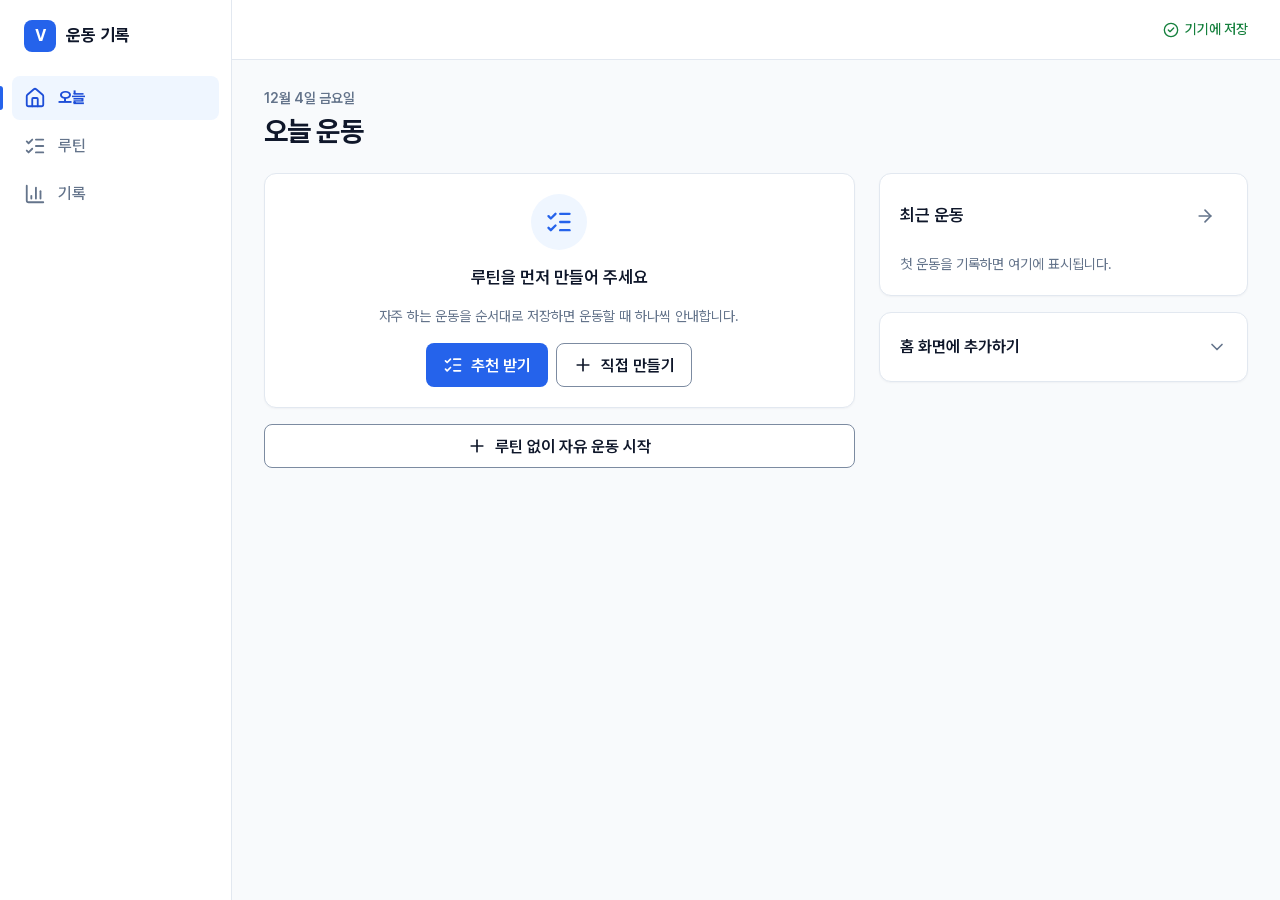
<file: pwa/index.html>
<!doctype html>
<html lang="ko">
<head>
  <meta charset="utf-8">
  <meta name="viewport" content="width=device-width, initial-scale=1, viewport-fit=cover">
  <meta name="theme-color" content="#FFFFFF">
  <meta name="apple-mobile-web-app-capable" content="yes">
  <meta name="apple-mobile-web-app-status-bar-style" content="default">
  <meta name="description" content="세트가 끝나면 말하거나 직접 입력하는 개인용 운동 기록">
  <link rel="manifest" href="./manifest.webmanifest">
  <link rel="icon" href="./icon.svg" type="image/svg+xml">
  <link rel="apple-touch-icon" href="./icon-192.png">
  <link rel="preload" href="./fonts/VFSans-Variable.woff2" as="font" type="font/woff2" crossorigin>
  <link rel="stylesheet" href="./styles.css">
  <title>운동 기록</title>
</head>
<body>
  <a class="skip-link" href="#app-main">본문으로 건너뛰기</a>
  <div class="app-shell">
    <nav class="app-nav" aria-label="주 메뉴">
      <div class="nav-brand" aria-hidden="true"><span class="brand-mark">V</span><span>운동 기록</span></div>
      <button type="button" data-view="home" id="nav-home"><svg class="icon" width="22" height="22" viewBox="0 0 24 24" fill="none" stroke="currentColor" stroke-width="2" stroke-linecap="round" stroke-linejoin="round" aria-hidden="true" focusable="false"><path d="M15 21v-8a1 1 0 0 0-1-1h-4a1 1 0 0 0-1 1v8"/><path d="M3 10a2 2 0 0 1 .709-1.528l7-6a2 2 0 0 1 2.582 0l7 6A2 2 0 0 1 21 10v9a2 2 0 0 1-2 2H5a2 2 0 0 1-2-2z"/></svg><span>오늘</span></button>
      <button type="button" data-view="routines" id="nav-routines"><svg class="icon" width="22" height="22" viewBox="0 0 24 24" fill="none" stroke="currentColor" stroke-width="2" stroke-linecap="round" stroke-linejoin="round" aria-hidden="true" focusable="false"><path d="M13 5h8"/><path d="M13 12h8"/><path d="M13 19h8"/><path d="m3 17 2 2 4-4"/><path d="m3 7 2 2 4-4"/></svg><span>루틴</span></button>
      <button type="button" data-view="history" id="nav-history"><svg class="icon" width="22" height="22" viewBox="0 0 24 24" fill="none" stroke="currentColor" stroke-width="2" stroke-linecap="round" stroke-linejoin="round" aria-hidden="true" focusable="false"><path d="M3 3v16a2 2 0 0 0 2 2h16"/><path d="M18 17V9"/><path d="M13 17V5"/><path d="M8 17v-3"/></svg><span>기록</span></button>
    </nav>
    <div class="app-body">
      <header class="app-header">
        <div class="header-brand"><span class="brand-mark" aria-hidden="true">V</span><span class="header-title">운동 기록</span></div>
        <span id="connection" class="connection" aria-live="polite"></span>
      </header>
      <main id="app-main" class="app-main" tabindex="-1" aria-busy="true">
        <div class="skeleton-page" role="status" aria-label="기록을 불러오는 중">
          <div class="skeleton sk-eyebrow"></div>
          <div class="skeleton sk-title"></div>
          <div class="skeleton sk-card"></div>
          <div class="skeleton sk-card short"></div>
        </div>
      </main>
    </div>
  </div>
  <div id="toast-region" class="toast-region"></div>

  <dialog id="confirm-dialog" class="dialog confirm-dialog" aria-labelledby="confirm-title" aria-describedby="confirm-message">
    <form method="dialog" class="sheet">
      <div class="confirm-head"><span class="confirm-icon"></span><h2 id="confirm-title" class="dialog-title"></h2></div>
      <p id="confirm-message" class="confirm-message"></p>
      <div class="button-row"><button value="cancel" id="confirm-cancel" class="button secondary">취소</button><button value="ok" id="confirm-ok" class="button primary">확인</button></div>
    </form>
  </dialog>

  <dialog id="set-dialog" class="dialog" aria-labelledby="set-dialog-title">
    <form id="set-form" class="sheet" method="dialog">
      <h2 id="set-dialog-title" class="dialog-title">세트 직접 입력</h2>
      <div class="field-grid">
        <label class="field"><span class="label">중량 (kg)</span><input id="set-weight" name="weight" inputmode="decimal" type="number" min="0" max="2000" step="0.5" required></label>
        <label class="field"><span class="label">실제 횟수</span><input id="set-reps" name="reps" inputmode="numeric" type="number" min="0" max="999" step="1" required></label>
      </div>
      <p class="meta">목표 횟수가 아니라 실제로 수행한 횟수를 입력하세요.</p>
      <p id="set-error" class="inline-error" role="alert" hidden></p>
      <div class="button-row"><button type="button" class="button secondary" id="set-cancel">닫기</button><button type="submit" class="button primary">저장</button></div>
      <button type="button" class="button danger full" id="set-delete" hidden>이 세트 취소</button>
    </form>
  </dialog>

  <dialog id="dictation-dialog" class="dialog" aria-labelledby="dictation-title">
    <form id="dictation-form" class="sheet">
      <div class="sheet-heading"><p class="eyebrow">세트 기록</p><h2 id="dictation-title" class="dialog-title">받아쓰기로 기록</h2></div>
      <p id="dictation-help" class="meta">키보드의 마이크를 누르고 “70킬로 20회”처럼 말하세요. 받아쓰기를 마친 뒤 문장을 확인합니다.</p>
      <label class="field" for="dictation-text"><span class="label">받아쓴 문장</span></label>
      <textarea id="dictation-text" rows="3" lang="ko" inputmode="text" maxlength="300" placeholder="예: 70킬로 20회" aria-describedby="dictation-help dictation-weight-hint"></textarea>
      <p id="dictation-weight-hint" class="meta"></p>
      <div id="dictation-feedback" role="status" aria-live="polite" hidden></div>
      <button id="dictation-save" type="button" class="button primary full" hidden>기록 저장</button>
      <div class="button-row"><button id="dictation-cancel" type="button" class="button secondary">닫기</button><button id="dictation-check" type="submit" class="button primary">입력 확인</button></div>
      <details class="disclosure"><summary><span>키보드에 마이크가 없나요?</span><svg class="icon" width="20" height="20" viewBox="0 0 24 24" fill="none" stroke="currentColor" stroke-width="2" stroke-linecap="round" stroke-linejoin="round" aria-hidden="true" focusable="false"><path d="m6 9 6 6 6-6"/></svg></summary><div class="disclosure-body"><p class="meta">iPhone 설정 → 일반 → 키보드에서 받아쓰기를 켜고 한국어 키보드를 선택하세요. 문장을 직접 입력해도 됩니다.</p></div></details>
    </form>
  </dialog>

  <dialog id="routine-dialog" class="dialog dialog-wide" aria-labelledby="routine-title">
    <form id="routine-form" class="sheet">
      <div class="sheet-heading"><p class="eyebrow">루틴</p><h2 id="routine-title" class="dialog-title">새 운동 루틴</h2><p class="meta">위에서부터 순서대로 운동을 안내합니다.</p></div>
      <label class="field"><span class="label">루틴 제목</span><input name="title" required maxlength="40" placeholder="예: 하체"></label>
      <div id="routine-exercises" class="routine-exercises"></div>
      <button type="button" class="button secondary full" id="add-routine-exercise"><svg class="icon" width="20" height="20" viewBox="0 0 24 24" fill="none" stroke="currentColor" stroke-width="2" stroke-linecap="round" stroke-linejoin="round" aria-hidden="true" focusable="false"><path d="M5 12h14"/><path d="M12 5v14"/></svg>운동 추가</button>
      <p id="routine-error" class="inline-error" role="alert" hidden></p>
      <div class="button-row sheet-footer"><button type="button" class="button secondary" id="routine-cancel">취소</button><button type="submit" class="button primary">루틴 저장</button></div>
    </form>
  </dialog>
  <dialog id="swap-dialog" class="dialog" aria-labelledby="swap-title">
    <div id="swap-body" class="sheet"></div>
  </dialog>
  <dialog id="recommend-dialog" class="dialog dialog-wide" aria-labelledby="recommend-title">
    <div id="recommend-body" class="sheet"></div>
  </dialog>
  <input id="backup-file" class="sr-only" type="file" accept=".json,application/json">
  <script type="module" src="./app.mjs?v=20261002-40"></script>
</body>
</html>
</file>
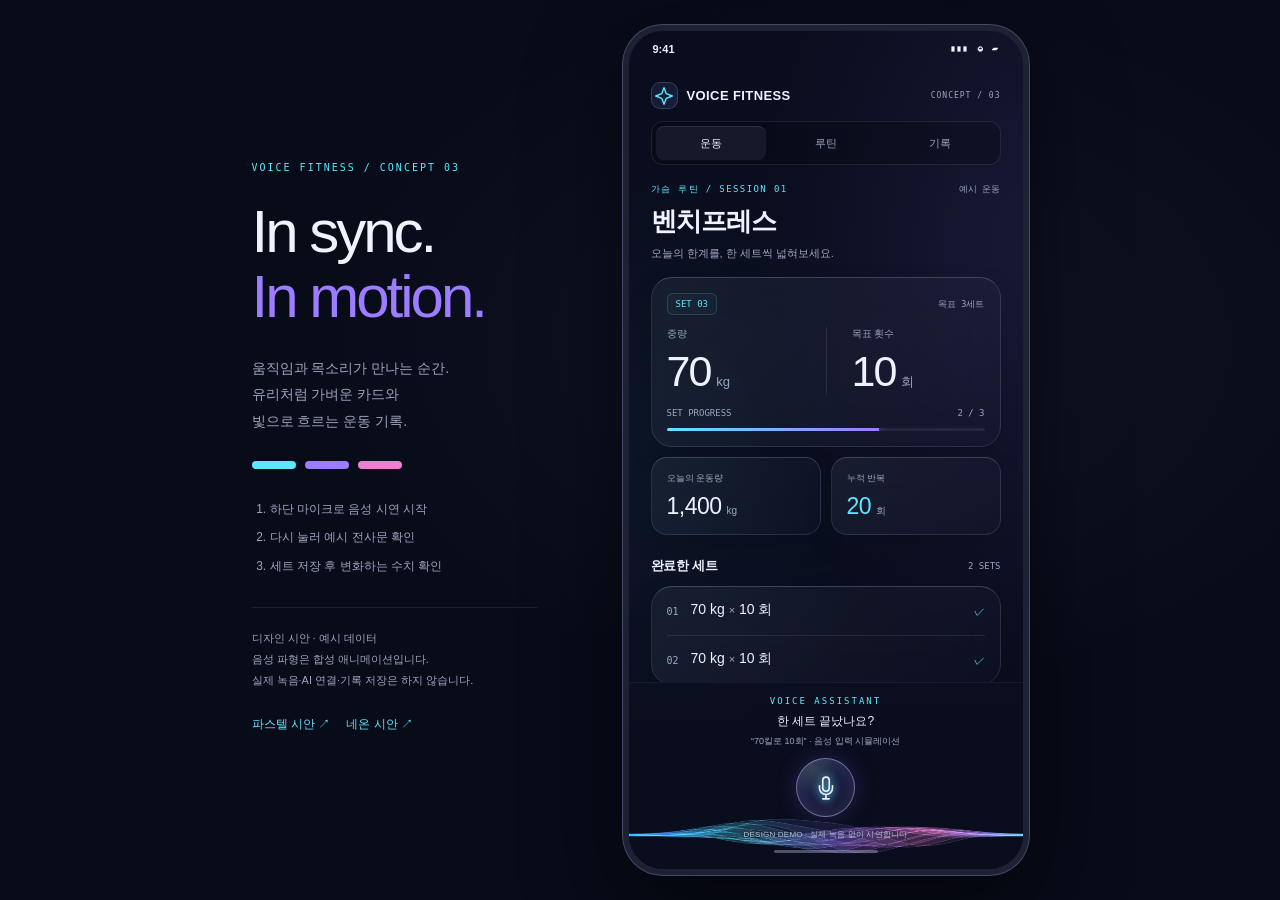
<file: docs/aurora-interface-preview.html>
<!doctype html>
<html lang="ko"><head><meta charset="utf-8"><meta name="viewport" content="width=device-width,initial-scale=1,viewport-fit=cover"><meta name="color-scheme" content="dark"><title>Voice Fitness · Aurora Glass 시안</title><style>
:root{--night:#080b18;--ink:#eef3ff;--muted:#9ca6c0;--cyan:#5de6ff;--violet:#9c7cff;--pink:#f17ed0;--line:#ffffff17;--glass:#c5d4ff09;color-scheme:dark;font-family:-apple-system,BlinkMacSystemFont,"Apple SD Gothic Neo","Malgun Gothic",sans-serif;background:var(--night);color:var(--ink)}*{box-sizing:border-box}body{margin:0}button,a{touch-action:manipulation}button{font:inherit;color:inherit;cursor:pointer}button:focus-visible,a:focus-visible{outline:2px solid var(--cyan);outline-offset:4px}h1,h2,h3,p{margin:0}svg{width:22px;height:22px;fill:none;stroke:currentColor;stroke-width:1.5;stroke-linecap:round;stroke-linejoin:round}.stage{display:grid;grid-template-columns:285px 406px;gap:86px;min-height:100dvh;align-items:center;justify-content:center;padding:25px;background:radial-gradient(ellipse at 67% 38%,#36315b35,transparent 45%)}aside .label{font:10px Consolas,monospace;letter-spacing:2px;color:var(--cyan)}aside h1{font:500 60px/1.08 "Segoe UI",sans-serif;letter-spacing:-3px;margin:25px 0}aside h1 span{color:var(--violet)}aside p{color:var(--muted);font-size:14px;line-height:1.9;word-break:keep-all}.palette{display:flex;gap:9px;margin:26px 0}.palette i{height:8px;width:44px;border-radius:5px;background:var(--cyan)}.palette i:nth-child(2){background:var(--violet)}.palette i:nth-child(3){background:var(--pink)}aside ol{padding-left:18px;font-size:12px;line-height:2.4;color:var(--muted);margin:26px 0}aside footer{border-top:1px solid var(--line);padding-top:20px;font-size:11px;color:var(--muted);line-height:1.9}.compare{display:flex;gap:16px;margin-top:15px}.compare a{font-size:12px;color:var(--cyan);text-decoration:none;padding:10px 0}.phone{height:min(870px,calc(100dvh - 50px));min-height:580px;background:radial-gradient(ellipse at 105% 27%,#52428f38,transparent 50%),radial-gradient(ellipse at -10% 51%,#23516e24,transparent 52%),#090d1d;border:6px solid #1c2134;border-radius:40px;box-shadow:0 0 0 1px #444967,0 35px 90px #0008;display:flex;flex-direction:column;position:relative;overflow:hidden}.status{display:flex;justify-content:space-between;height:34px;padding:12px 24px 0;font:600 11px "Segoe UI",sans-serif}.header{display:flex;align-items:center;gap:9px;padding:17px 22px 12px}.brand-mark{color:var(--cyan);width:27px;height:27px;display:grid;place-items:center;background:linear-gradient(140deg,#5de6ff14,#9c7cff24);border:1px solid #a2a8ff38;border-radius:9px}.header b{font:600 13px "Segoe UI",sans-serif;letter-spacing:.4px}.preview{margin-left:auto;font:8px Consolas,monospace;color:var(--muted);letter-spacing:1px}.tabs{display:flex;gap:4px;padding:4px;margin:0 22px 13px;background:#0003;border:1px solid var(--line);border-radius:12px;flex-shrink:0}.tabs button{flex:1;border:0;border-radius:8px;background:none;min-height:34px;color:var(--muted);font-size:11px}.tabs button.on{background:#b8c6fb14;color:var(--ink);box-shadow:inset 0 1px #ffffff18}.content{padding:5px 22px 20px;overflow:auto;flex:1;min-height:0;scrollbar-width:thin;scrollbar-color:#67617a50 transparent}.eyebrow{font:9px Consolas,monospace;color:var(--cyan);letter-spacing:1.4px}.between{display:flex;align-items:center;justify-content:space-between;gap:10px}h2{font-size:26px;letter-spacing:-1px;line-height:1.4;margin:7px 0 5px}h3{font-size:13px;letter-spacing:-.2px}.sub{font-size:11px;color:var(--muted);line-height:1.8}.glass{background:linear-gradient(125deg,#ccdfff11,#a69fff06);backdrop-filter:blur(18px);-webkit-backdrop-filter:blur(18px);border:1px solid #becdff22;border-top-color:#d2deff38;border-radius:21px;box-shadow:0 12px 28px #0002,inset 0 0 24px #c8c8ff02}.target{padding:15px;margin:13px 0 10px}.badge{border:1px solid #8de8ff28;background:#5de6ff08;color:var(--cyan);padding:5px 8px;border-radius:6px;font:9px Consolas,monospace}.metrics{display:grid;grid-template-columns:1fr 1fr;margin:12px 0 13px}.metrics>div+div{border-left:1px solid var(--line);padding-left:25px}.metrics small{display:block;font-size:10px;color:var(--muted);margin-bottom:7px}.metrics b{font:500 43px/1.1 "Segoe UI",sans-serif;letter-spacing:-2px}.metrics em{font-style:normal;font-size:13px;color:var(--muted);margin-left:6px}.track{height:3px;background:#dce6ff12;border-radius:4px;overflow:hidden;margin-top:10px}.track span{display:block;height:100%;background:linear-gradient(90deg,var(--cyan),var(--violet));box-shadow:0 0 10px var(--violet)}.meta{font:9px Consolas,monospace;color:var(--muted)}.stat-grid{display:grid;grid-template-columns:1fr 1fr;gap:10px}.stat{padding:14px 15px;border-radius:16px}.stat small{display:block;font-size:9px;color:var(--muted);margin-bottom:8px}.stat b{font:500 23px "Segoe UI",sans-serif;letter-spacing:-.5px}.stat em{font-size:10px;color:var(--muted);font-style:normal;margin-left:5px}.stat:last-child b{color:var(--cyan)}.section-head{margin:22px 0 11px;display:flex;justify-content:space-between;align-items:center}.set-list{padding:0 15px}.row{display:flex;gap:12px;align-items:center;padding:14px 0;border-bottom:1px solid var(--line);font-size:12px}.row:last-child{border:0}.row .index{font:10px Consolas,monospace;color:var(--muted)}.row b{font:500 14px "Segoe UI",sans-serif;flex:1}.row .check{color:var(--cyan);font-size:11px}.next{display:flex;gap:12px;align-items:center;padding:15px 2px;color:var(--muted)}.next span{display:grid;gap:4px}.next strong{font-size:11px;font-weight:500}.next small{font-size:9px}.voice-dock{position:relative;flex-shrink:0;min-height:187px;background:linear-gradient(180deg,#0c112055,#090d1df5 30%);border-top:1px solid #b8c6fa13;padding:13px 18px 11px;text-align:center;overflow:hidden}.voice-dock canvas{position:absolute;bottom:0;left:0;width:100%;height:104px;pointer-events:none;z-index:0}.voice-dock>*:not(canvas){position:relative;z-index:1}.dock-label{font:9px Consolas,monospace;letter-spacing:2px;color:var(--cyan);margin-bottom:6px}.dock-title{font-size:12px;line-height:1.6}.dock-sub{font-size:9px;color:var(--muted);margin-top:4px}.mic{margin:10px auto 12px;height:59px;width:59px;display:grid;place-items:center;border-radius:50%;border:1px solid #c3baff88;background:radial-gradient(circle at 28% 20%,#b4e9ff3d,#727bfc30 40%,#c775ed15);color:#ecedff;box-shadow:0 0 22px #8573ff35,inset 0 0 14px #b4a8ff24;backdrop-filter:blur(8px)}.mic svg{width:26px;height:26px;filter:drop-shadow(0 0 4px #5de6ff)}.mic[aria-pressed="true"]{border-color:var(--cyan);box-shadow:0 0 28px #9c7cff60,inset 0 0 18px #5de6ff24}.dock-foot{font-size:8px;color:#b6bdd2;letter-spacing:.2px}.home-indicator{height:3px;width:104px;border-radius:5px;background:#d9dfff55;margin:10px auto 0}.confirm{margin:13px 0;padding:16px;border-color:#9588ff80}.confirm strong{display:block;font-size:22px;margin:9px 0}.buttons{display:flex;gap:8px;margin-top:12px}.primary,.secondary{min-height:43px;border-radius:11px;font-size:12px;font-weight:600;padding:12px 15px}.primary{background:#c2c5ff;color:#151930;border:1px solid #e1dbff44;flex:1}.secondary{background:#ffffff07;color:var(--muted);border:1px solid var(--line)}.feedback{font-size:11px;color:var(--cyan);line-height:1.7;margin-top:12px}.routine{padding:18px;margin:15px 0}.routine h3{font-size:24px;margin:10px 0}.routine .primary{margin-top:13px;width:100%}.notice{font-size:10px;color:var(--muted);line-height:1.8;border:1px dashed var(--line);border-radius:12px;padding:14px;margin:18px 0}.week{display:flex;gap:12px;align-items:end;height:138px;padding:20px 4px 6px}.day{display:grid;justify-items:center;gap:8px;flex:1;color:var(--muted);font:9px Consolas,monospace}.bar{width:100%;border-radius:4px;background:linear-gradient(0deg,#9c7cff25,#5de6ff80)}.day:last-child .bar{background:linear-gradient(0deg,#9c7cff88,#f17ed0)}[hidden]{display:none!important}@media(max-width:760px){.stage{display:block;padding:0}aside{display:none}.phone{height:100dvh;min-height:0;max-width:440px;margin:auto;border:0;border-radius:0;box-shadow:none}.status{display:none}.header{padding-top:calc(20px + env(safe-area-inset-top))}.voice-dock{padding-bottom:calc(11px + env(safe-area-inset-bottom))}}@media(prefers-reduced-motion:reduce){*{animation:none!important;transition:none!important}}
</style></head><body><svg aria-hidden="true" style="position:absolute;width:0;height:0;overflow:hidden"><defs><symbol id="mic-icon" viewBox="0 0 24 24"><rect x="9" y="2" width="6" height="13" rx="3"/><path d="M6 10v2a6 6 0 0 0 12 0v-2m-6 8v4m-3 0h6"/></symbol><symbol id="weight" viewBox="0 0 24 24"><path d="M8 12h8M3 9v6m3-9v12m12-12v12m3-9v6M3 12h3m12 0h3"/></symbol><symbol id="spark" viewBox="0 0 24 24"><path d="m12 3 2.5 6.5L21 12l-6.5 2.5L12 21l-2.5-6.5L3 12l6.5-2.5Z"/></symbol></defs></svg>
<div class="stage"><aside><span class="label">VOICE FITNESS / CONCEPT 03</span><h1>In sync.<br><span>In motion.</span></h1><p>움직임과 목소리가 만나는 순간.<br>유리처럼 가벼운 카드와<br>빛으로 흐르는 운동 기록.</p><div class="palette" aria-label="시안, 바이올렛, 핑크"><i></i><i></i><i></i></div><ol><li>하단 마이크로 음성 시연 시작</li><li>다시 눌러 예시 전사문 확인</li><li>세트 저장 후 변화하는 수치 확인</li></ol><footer>디자인 시안 · 예시 데이터<br>음성 파형은 합성 애니메이션입니다.<br>실제 녹음·AI 연결·기록 저장은 하지 않습니다.</footer><div class="compare"><a href="pastel-interface-preview.html">파스텔 시안 ↗</a><a href="neon-interface-preview.html">네온 시안 ↗</a></div></aside>
<div class="phone"><div class="status" aria-hidden="true"><span>9:41</span><span>▮▮▮ &nbsp; ◒ &nbsp; ▰</span></div><header class="header"><span class="brand-mark"><svg><use href="#spark"/></svg></span><b>VOICE FITNESS</b><span class="preview">CONCEPT / 03</span></header><nav class="tabs" aria-label="주 메뉴"><button data-view="workout">운동</button><button data-view="routines">루틴</button><button data-view="history">기록</button></nav><main class="content" id="content"></main><section class="voice-dock" aria-label="음성 입력 시연"><canvas id="wave" width="800" height="220" aria-label="그라디언트 음성 파형 시뮬레이션"></canvas><p class="dock-label" id="dock-label">VOICE ASSISTANT</p><p class="dock-title" id="dock-title">한 세트 끝났나요?</p><p class="dock-sub" id="dock-sub">마이크를 눌러 음성 입력을 체험하세요.</p><button class="mic" id="mic" aria-label="음성 시연 시작" aria-pressed="false"><svg><use href="#mic-icon"/></svg></button><p class="dock-foot">DESIGN DEMO · 실제 녹음 없이 시연합니다</p><div class="home-indicator" aria-hidden="true"></div></section></div></div>
<script>
const $=s=>document.querySelector(s),main=$('#content');const plans=[{name:'가슴',exercise:'벤치프레스',weight:70,reps:10,next:'인클라인 덤벨프레스',desc:'벤치프레스 · 인클라인 덤벨프레스 · 케이블 플라이'},{name:'등',exercise:'랫풀다운',weight:40,reps:12,next:'시티드 로우',desc:'랫풀다운 · 시티드 로우 · 원암 덤벨로우'},{name:'하체',exercise:'바벨스쿼트',weight:20,reps:15,next:'레그프레스',desc:'바벨스쿼트 · 레그프레스 · 레그컬'}];let view='workout',chosen=0,sets=[[70,10],[70,10]],listening=false,pending=false,saved=false;
const volume=()=>sets.reduce((n,s)=>n+s[0]*s[1],0);function render(){let p=plans[chosen];document.querySelectorAll('.tabs button').forEach(b=>{let on=b.dataset.view===view;b.classList.toggle('on',on);if(on)b.setAttribute('aria-current','page');else b.removeAttribute('aria-current')});
main.innerHTML=view==='workout'?`<div class="between"><span class="eyebrow">${p.name} 루틴 / SESSION 01</span><span class="meta">예시 운동</span></div><h2>${p.exercise}</h2><p class="sub">오늘의 한계를, 한 세트씩 넓혀보세요.</p><section class="glass target"><div class="between"><span class="badge">SET ${String(sets.length+1).padStart(2,'0')}</span><span class="meta">${sets.length>=3?'추가 세트':'목표 3세트'}</span></div><div class="metrics"><div><small>중량</small><b>${p.weight}</b><em>kg</em></div><div><small>목표 횟수</small><b>${p.reps}</b><em>회</em></div></div><div class="between"><span class="meta">SET PROGRESS</span><span class="meta">${sets.length} / 3</span></div><div class="track" aria-label="${sets.length}세트 기록"><span style="width:${Math.min(sets.length/3*100,100)}%"></span></div></section><div class="stat-grid"><div class="glass stat"><small>오늘의 운동량</small><b>${volume().toLocaleString()}</b><em>kg</em></div><div class="glass stat"><small>누적 반복</small><b>${sets.reduce((n,s)=>n+s[1],0)}</b><em>회</em></div></div>${pending?`<section class="glass confirm" role="status"><p class="eyebrow">예시 전사 결과</p><strong>${p.weight}kg × ${p.reps}회</strong><p class="sub">실제 음성 인식이 아닌 디자인 시연입니다.</p><div class="buttons"><button class="primary" id="save">이 세트 기록</button><button class="secondary" id="cancel">취소</button></div></section>`:''}${saved?'<p class="feedback" role="status">✓ 시연 기록에 세트를 추가했어요.</p>':''}<div class="section-head"><h3>완료한 세트</h3><span class="meta">${sets.length} SETS</span></div><div class="glass set-list">${sets.map((s,i)=>`<div class="row"><span class="index">0${i+1}</span><b>${s[0]} kg <span class="sub">×</span> ${s[1]} 회</b><span class="check">✓</span></div>`).join('')||'<p class="sub" style="padding:15px 0">첫 세트를 기록해보세요.</p>'}</div><div class="next"><svg><use href="#weight"/></svg><span><small>다음 운동</small><strong>${p.next}</strong></span></div>`:view==='routines'?`<span class="eyebrow">YOUR TRAINING SYSTEM</span><h2>나만의 운동 흐름.</h2><p class="sub">오늘 집중할 루틴을 선택하세요.</p>${plans.map((p,i)=>`<section class="glass routine"><span class="badge">3 종목 / 9 세트</span><h3>${p.name}</h3><p class="sub">${p.desc}</p><button class="primary" data-plan="${i}">이 루틴으로 시작 →</button></section>`).join('')}<p class="notice">예시 루틴을 선택하면 시연 기록이 초기화됩니다. 실제 앱에는 영향을 주지 않습니다.</p>`:`<span class="eyebrow">PERFORMANCE JOURNAL</span><h2>나아지는 나의 기록.</h2><p class="sub">이번 주의 흐름 · 예시 데이터</p><div class="stat-grid" style="margin-top:18px"><div class="glass stat"><small>이번 주 운동</small><b>4</b><em>회</em></div><div class="glass stat"><small>기록한 세트</small><b>${27+sets.length}</b><em>세트</em></div></div><section class="glass routine"><h3>일별 세트</h3><div class="week" role="img" aria-label="예시 일별 세트 월9 화0 수9 목0 금9 토${sets.length}">${['MON','TUE','WED','THU','FRI','SAT'].map((d,i)=>`<div class="day"><span>${i===5?sets.length:i%2===0?9:0}</span><div class="bar" style="height:${i===5?Math.max(4,Math.min(sets.length*8,72)):i%2===0?72:4}px"></div><span>${d}</span></div>`).join('')}</div></section><div class="section-head"><h3>오늘 · ${p.name} 루틴</h3><span class="meta">DEMO</span></div><div class="glass set-list">${sets.map((s,i)=>`<div class="row"><span class="index">0${i+1}</span><b>${s[0]} kg × ${s[1]} 회</b><span class="check">✓</span></div>`).join('')}</div><p class="notice">시안에서는 임시 예시 데이터만 사용합니다. 새로고침하면 초기화됩니다.</p>`;updateDock()}
function updateDock(){$('#mic').setAttribute('aria-pressed',String(listening));$('#mic').setAttribute('aria-label',listening?'음성 시연 종료':'음성 시연 시작');$('#dock-label').textContent=listening?'LISTENING · DEMO':'VOICE ASSISTANT';$('#dock-title').textContent=listening?'듣고 있어요. 끝나면 다시 눌러주세요.':pending?'위의 예시 전사문을 확인하세요.':'한 세트 끝났나요?';$('#dock-sub').textContent=listening?'실제 마이크는 사용하지 않습니다.':`“${plans[chosen].weight}킬로 ${plans[chosen].reps}회” · 음성 입력 시뮬레이션`}
document.addEventListener('click',e=>{let b=e.target.closest('button');if(!b)return;if(b.dataset.view){view=b.dataset.view;listening=false;render();main.scrollTop=0}if(b.dataset.plan!==undefined){chosen=+b.dataset.plan;sets=[];listening=false;pending=false;saved=false;view='workout';render();main.scrollTop=0}if(b.id==='mic'){view='workout';listening=!listening;pending=!listening;saved=false;let top=main.scrollTop;render();main.scrollTop=top;if(pending)document.querySelector('.confirm').scrollIntoView({block:'nearest',behavior:'instant'})}if(b.id==='save'){sets.push([plans[chosen].weight,plans[chosen].reps]);pending=false;saved=true;let top=main.scrollTop;render();main.scrollTop=top}if(b.id==='cancel'){pending=false;render()}});
const canvas=$('#wave'),ctx=canvas.getContext('2d'),motion=matchMedia('(prefers-reduced-motion: reduce)');let frame;function draw(t=0){const W=800,H=220;ctx.clearRect(0,0,W,H);let gradient=ctx.createLinearGradient(0,0,W,0);gradient.addColorStop(0,'#277eff');gradient.addColorStop(.27,'#5de6ff');gradient.addColorStop(.52,'#9c7cff');gradient.addColorStop(.76,'#f17ed0');gradient.addColorStop(1,'#508fff');ctx.globalCompositeOperation='lighter';for(let layer=0;layer<7;layer++){const amplitude=(listening?95:48)*(1-layer*.07),phase=t/(listening?620:1500)+layer*.63;ctx.beginPath();for(let x=0;x<=W;x+=4){const envelope=Math.pow(Math.sin(Math.PI*x/W),2);const y=146+envelope*(Math.sin(x/89+phase)*amplitude+Math.cos(x/51-phase*.7+layer)*amplitude*.35);if(x===0)ctx.moveTo(x,y);else ctx.lineTo(x,y)}for(let x=W;x>=0;x-=4){const envelope=Math.pow(Math.sin(Math.PI*x/W),2);const y=150+envelope*(Math.sin(x/101+phase+1.9)*amplitude*.6+Math.cos(x/67-phase+layer)*amplitude*.25);ctx.lineTo(x,y)}ctx.closePath();ctx.fillStyle=gradient;ctx.globalAlpha=.09+layer*.015;ctx.fill();ctx.globalAlpha=.25;ctx.lineWidth=1.15;ctx.strokeStyle=gradient;ctx.stroke()}ctx.globalAlpha=1;ctx.globalCompositeOperation='source-over';if(!motion.matches&&!document.hidden)frame=requestAnimationFrame(draw)}document.addEventListener('visibilitychange',()=>{cancelAnimationFrame(frame);if(!document.hidden)draw()});motion.addEventListener('change',()=>{cancelAnimationFrame(frame);draw()});render();draw();
</script></body></html>
</file>
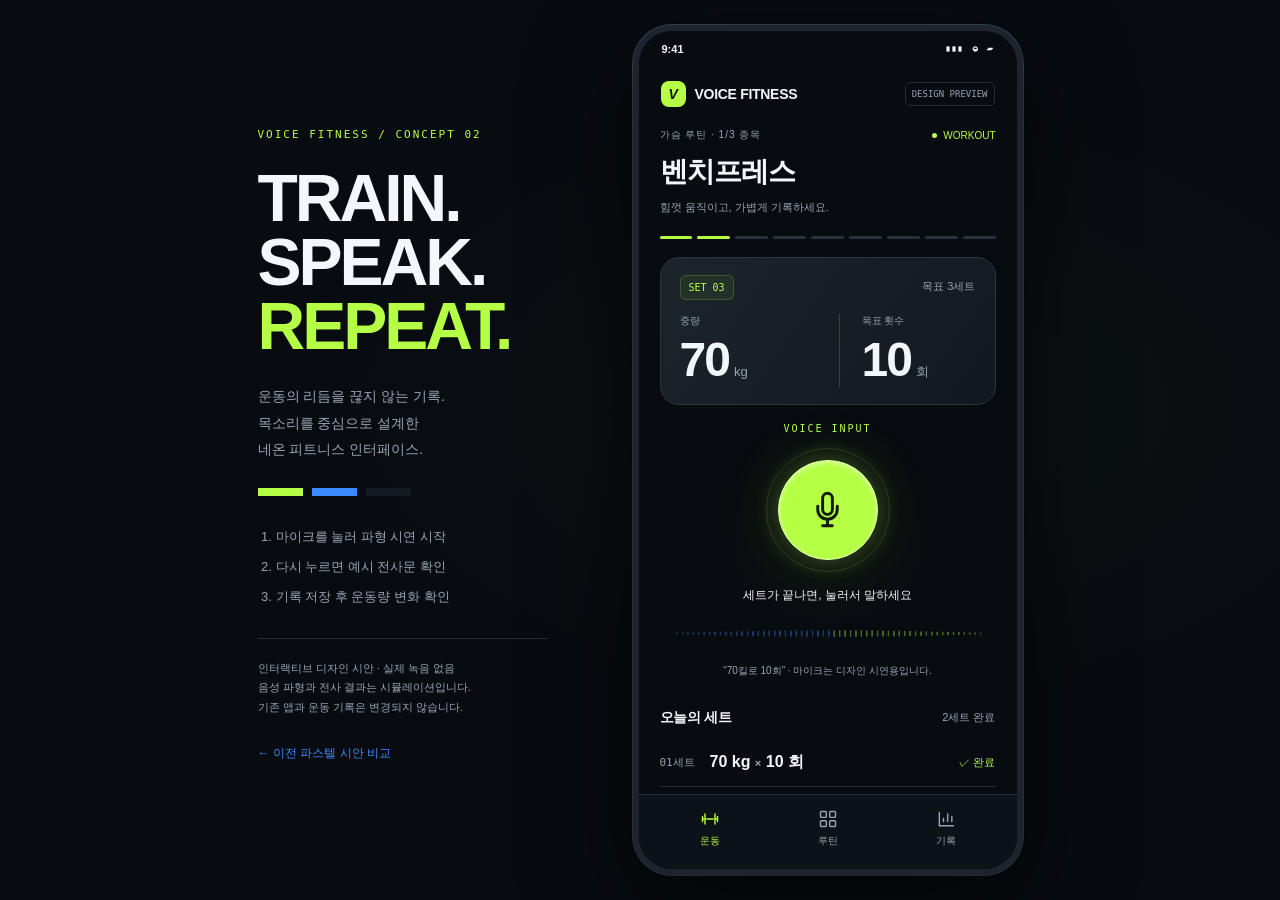
<file: docs/neon-interface-preview.html>
<!doctype html><html lang="ko"><head><meta charset="utf-8"><meta name="viewport" content="width=device-width,initial-scale=1,viewport-fit=cover"><meta name="color-scheme" content="dark"><title>Voice Fitness · Neon Pulse 시안</title><style>
:root{--bg:#080b10;--card:#141a22;--green:#b5ff45;--blue:#398bff;--text:#f3f6fa;--muted:#98a4b5;--line:#242e3b;color-scheme:dark;font-family:-apple-system,BlinkMacSystemFont,"Apple SD Gothic Neo","Malgun Gothic",sans-serif;background:var(--bg);color:var(--text)}*{box-sizing:border-box}body{margin:0}button,input{font:inherit}button,a{touch-action:manipulation}button{cursor:pointer;color:inherit}button:focus-visible,a:focus-visible{outline:2px solid var(--blue);outline-offset:5px}h1,h2,h3,p{margin:0}svg{width:22px;height:22px;fill:none;stroke:currentColor;stroke-width:1.7;stroke-linecap:round;stroke-linejoin:round}.stage{min-height:100vh;display:grid;grid-template-columns:290px 390px;justify-content:center;align-items:center;gap:85px;padding:24px;background:radial-gradient(ellipse at 68% 45%,#14221d50,transparent 47%)}aside .label{color:var(--green);font:11px Consolas,monospace;letter-spacing:2px}aside h1{font-family:"Arial Narrow","Segoe UI",sans-serif;font-weight:800;font-size:66px;line-height:.97;letter-spacing:-3px;margin:25px 0}aside h1 span{color:var(--green)}aside p{font-size:14px;color:var(--muted);line-height:1.9;word-break:keep-all}.swatches{display:flex;gap:9px;margin:25px 0}.swatches i{height:8px;width:45px;background:var(--green)}.swatches i:nth-child(2){background:var(--blue)}.swatches i:nth-child(3){background:var(--card)}aside ol{font-size:13px;line-height:2.3;color:var(--muted);padding-left:18px;margin:26px 0}aside footer{font-size:11px;color:var(--muted);line-height:1.8;border-top:1px solid var(--line);padding-top:20px}aside a{color:var(--blue);display:inline-block;margin-top:17px;font-size:12px;text-decoration:none;padding:10px 0}.phone{height:min(850px,calc(100dvh - 48px));border:6px solid #1d242d;border-radius:39px;overflow:hidden;background:var(--bg);box-shadow:0 35px 100px #0009,0 0 0 1px #394351;display:flex;flex-direction:column;position:relative}.status{display:flex;justify-content:space-between;padding:12px 23px 0;font:600 11px "Segoe UI",sans-serif;height:33px}.brand{display:flex;justify-content:space-between;align-items:center;padding:17px 22px 12px}.brand b{font-size:14px;letter-spacing:-.3px;display:flex;gap:9px;align-items:center}.logo{background:var(--green);color:#101607;font-style:italic;padding:5px 8px;border-radius:8px;font-weight:900}.preview{font:9px Consolas,monospace;color:var(--muted);border:1px solid var(--line);padding:6px;border-radius:5px}main{padding:9px 21px 25px;overflow-y:auto;scrollbar-width:thin;scrollbar-color:#33412c transparent;flex:1;min-height:0}.between{display:flex;align-items:center;justify-content:space-between;gap:10px}.eyebrow{font-size:10px;color:var(--muted);letter-spacing:1px}.live{font-size:10px;color:var(--green);display:flex;gap:6px;align-items:center}.live:before{content:"";width:5px;height:5px;border-radius:50%;background:var(--green)}h2{font-size:28px;letter-spacing:-1px;margin:11px 0 7px}h3{font-size:14px;letter-spacing:-.3px}.sub{font-size:11px;color:var(--muted);line-height:1.8}.progress{display:flex;gap:5px;margin:18px 0}.progress i{height:3px;flex:1;border-radius:4px;background:#28313c}.progress i.done{background:var(--green)}.target{background:linear-gradient(125deg,#1b252a,#121820);border:1px solid #2a373e;border-radius:19px;padding:17px 19px}.badge{font:10px Consolas,monospace;color:var(--green);background:#b5ff4510;padding:6px 8px;border:1px solid #b5ff4530;border-radius:6px}.metrics{display:grid;grid-template-columns:1fr 1fr;gap:22px;margin-top:14px}.metrics>div+div{border-left:1px solid #34404b;padding-left:22px}.metrics small{font-size:10px;color:var(--muted);display:block;margin-bottom:4px}.metrics b{font:650 48px "Segoe UI",sans-serif;letter-spacing:-2px;line-height:1.15}.metrics em{font-size:13px;color:var(--muted);font-style:normal;margin-left:5px}.voice{display:grid;justify-items:center;padding:18px 0 12px;position:relative}.voice:before{content:"";position:absolute;width:220px;height:220px;top:7px;pointer-events:none;background:radial-gradient(circle,#b5ff450d,transparent 68%)}.voice-label{font:10px Consolas,monospace;letter-spacing:2px;color:var(--green);margin-bottom:14px}.mic-ring{border:1px solid #b5ff4526;border-radius:50%;padding:11px;box-shadow:0 0 30px #b5ff4508}.mic{height:100px;width:100px;border:1px solid #deffa5;border-radius:50%;background:var(--green);color:#101a04;display:grid;place-items:center;box-shadow:0 0 25px #b5ff4540,0 0 70px #b5ff4515,inset 0 2px 5px #fff8;position:relative}.mic svg{width:39px;height:39px;stroke-width:1.8}.mic[aria-pressed="true"]{animation:breathe 1.8s ease-in-out infinite}.voice-hint{font-size:12px;margin-top:15px}.wave{width:100%;height:49px;margin:5px 0;display:block}.demo-hint{font-size:10px;color:var(--muted);text-align:center;line-height:1.6}.section-head{display:flex;justify-content:space-between;align-items:center;margin:17px 0 12px}.text{background:none;border:0;color:var(--blue);font-size:11px;min-height:40px;padding:8px}.set-row{display:flex;align-items:center;gap:12px;padding:12px 0;border-bottom:1px solid var(--line);font-size:12px}.set-row>span:first-child{color:var(--muted);font:11px Consolas,monospace;min-width:38px}.set-row b{flex:1;font:600 16px "Segoe UI",sans-serif}.check{color:var(--green);font-size:11px}.stats{display:grid;grid-template-columns:1fr 1fr;gap:9px;margin:17px 0}.stat{background:var(--card);border:1px solid var(--line);border-radius:15px;padding:15px}.stat small{display:block;color:var(--muted);font-size:10px;margin-bottom:8px}.stat b{font:600 25px "Segoe UI",sans-serif;letter-spacing:-.5px}.stat em{font-size:10px;font-style:normal;color:var(--muted);margin-left:5px}.stat.blue b{color:var(--blue)}.nav{display:flex;border-top:1px solid var(--line);background:#0d1118;padding:10px 12px 17px;flex-shrink:0}.nav button{flex:1;display:grid;justify-items:center;gap:5px;border:0;background:none;color:var(--muted);font-size:10px;min-height:44px;padding:4px}.nav button.on{color:var(--green)}.nav svg{height:20px;width:20px}.routine{background:var(--card);border:1px solid var(--line);border-radius:18px;padding:20px;margin:18px 0}.routine h3{font-size:24px;margin:14px 0 7px}.routine p{font-size:12px;color:var(--muted);line-height:1.9}.primary{border:0;background:var(--green);color:#111c06;border-radius:12px;padding:14px 17px;min-height:48px;width:100%;font-weight:700;font-size:13px;margin-top:17px}.secondary{border:1px solid var(--line);background:var(--card);color:var(--text);border-radius:12px;min-height:46px;width:100%;font-size:13px;padding:12px;margin-top:9px}.week{height:145px;display:flex;align-items:end;gap:15px;padding:10px 4px;margin-bottom:22px}.day{flex:1;display:grid;justify-items:center;gap:9px;font:10px Consolas,monospace;color:var(--muted)}.bar{width:100%;background:#398bff50;border-radius:5px 5px 0 0;min-height:4px}.day:last-child .bar{background:var(--green);box-shadow:0 0 16px #b5ff4518}.notice{font-size:11px;color:var(--muted);line-height:1.7;padding:14px;border:1px dashed #394453;border-radius:12px;margin:20px 0}.confirm{border:1px solid #398bff70;background:#398bff10;padding:16px;border-radius:16px;margin-top:14px}.confirm p{font-size:12px;line-height:1.8}.confirm strong{font-size:24px;display:block;margin:8px 0}.confirm .primary{margin-top:12px}.feedback{color:var(--green);font-size:12px;padding:12px 0}a:focus-visible{outline-offset:4px}[hidden]{display:none!important}@keyframes breathe{50%{box-shadow:0 0 40px #b5ff4560,0 0 90px #b5ff4525}}@media(max-width:760px){.stage{display:block;padding:0;min-height:100dvh}aside{display:none}.phone{max-width:440px;margin:auto;height:100dvh;border:0;border-radius:0;box-shadow:none}.status{display:none}.brand{padding-top:calc(20px + env(safe-area-inset-top))}.nav{padding-bottom:calc(12px + env(safe-area-inset-bottom))}}@media(prefers-reduced-motion:reduce){*{animation:none!important;transition:none!important}}
</style></head><body><svg aria-hidden="true" style="position:absolute;width:0;height:0;overflow:hidden"><defs><symbol id="mic" viewBox="0 0 24 24"><rect x="9" y="2" width="6" height="13" rx="3"/><path d="M6 10v2a6 6 0 0 0 12 0v-2m-6 8v4m-3 0h6"/></symbol><symbol id="grid" viewBox="0 0 24 24"><rect x="3" y="3" width="7" height="7" rx="1"/><rect x="14" y="3" width="7" height="7" rx="1"/><rect x="3" y="14" width="7" height="7" rx="1"/><rect x="14" y="14" width="7" height="7" rx="1"/></symbol><symbol id="chart" viewBox="0 0 24 24"><path d="M4 4v16h17M9 15v-4m5 4V6m5 9v-6"/></symbol><symbol id="weight" viewBox="0 0 24 24"><path d="M8 12h8M3 9v6m3-9v12m12-12v12m3-9v6M3 12h3m12 0h3"/></symbol></defs></svg>
<div class="stage"><aside><div class="label">VOICE FITNESS / CONCEPT 02</div><h1>TRAIN.<br>SPEAK.<br><span>REPEAT.</span></h1><p>운동의 리듬을 끊지 않는 기록.<br>목소리를 중심으로 설계한<br>네온 피트니스 인터페이스.</p><div class="swatches" aria-label="네온 그린, 일렉트릭 블루, 차콜"><i></i><i></i><i></i></div><ol><li>마이크를 눌러 파형 시연 시작</li><li>다시 누르면 예시 전사문 확인</li><li>기록 저장 후 운동량 변화 확인</li></ol><footer>인터랙티브 디자인 시안 · 실제 녹음 없음<br>음성 파형과 전사 결과는 시뮬레이션입니다.<br>기존 앱과 운동 기록은 변경되지 않습니다.</footer><a href="pastel-interface-preview.html">← 이전 파스텔 시안 비교</a></aside>
<div class="phone"><div class="status" aria-hidden="true"><span>9:41</span><span>▮▮▮ &nbsp; ◒ &nbsp; ▰</span></div><header class="brand"><b><span class="logo">V</span>VOICE FITNESS</b><span class="preview">DESIGN PREVIEW</span></header><main id="screen"></main><nav class="nav" aria-label="주 메뉴"><button data-view="workout"><svg><use href="#weight"/></svg>운동</button><button data-view="routines"><svg><use href="#grid"/></svg>루틴</button><button data-view="history"><svg><use href="#chart"/></svg>기록</button></nav></div></div>
<script>
const screen=document.querySelector('#screen');const icon=n=>`<svg aria-hidden="true"><use href="#${n}"/></svg>`;
const plans=[{name:'가슴',exercise:'벤치프레스',weight:70,reps:10,desc:'벤치프레스 · 인클라인 덤벨프레스 · 케이블 플라이'},{name:'등',exercise:'랫풀다운',weight:40,reps:12,desc:'랫풀다운 · 시티드 로우 · 원암 덤벨로우'},{name:'하체',exercise:'바벨스쿼트',weight:20,reps:15,desc:'바벨스쿼트 · 레그프레스 · 레그컬'}];
let view='workout',chosen=0,recording=false,pending=false,saved=false,sets=[[70,10],[70,10]],frame;const reduced=matchMedia('(prefers-reduced-motion: reduce)').matches;
function totals(){return sets.reduce((n,s)=>n+s[0]*s[1],0)}
function render(){cancelAnimationFrame(frame);let p=plans[chosen];document.querySelectorAll('.nav button').forEach(b=>{let on=b.dataset.view===view;b.classList.toggle('on',on);if(on)b.setAttribute('aria-current','page');else b.removeAttribute('aria-current')});if(view==='workout')screen.innerHTML=`<div class="between"><span class="eyebrow">${p.name} 루틴 · 1/3 종목</span><span class="live">WORKOUT</span></div><h2>${p.exercise}</h2><p class="sub">힘껏 움직이고, 가볍게 기록하세요.</p><div class="progress" aria-label="예시 ${sets.length}세트 기록">${Array.from({length:9},(_,i)=>`<i class="${i<sets.length?'done':''}"></i>`).join('')}</div><section class="target"><div class="between"><span class="badge">SET ${String(sets.length+1).padStart(2,'0')}</span><span class="sub">목표 3세트${sets.length>=3?' · 추가 기록':''}</span></div><div class="metrics"><div><small>중량</small><b>${p.weight}</b><em>kg</em></div><div><small>목표 횟수</small><b>${p.reps}</b><em>회</em></div></div></section><section class="voice"><span class="voice-label">${recording?'LISTENING · DEMO':'VOICE INPUT'}</span><div class="mic-ring"><button class="mic" id="mic-button" aria-label="${recording?'음성 시연 종료':'음성 시연 시작'}" aria-pressed="${recording}">${icon('mic')}</button></div><p class="voice-hint">${recording?'말하는 중… 다시 눌러 완료':'세트가 끝나면, 눌러서 말하세요'}</p><canvas class="wave" width="620" height="98" aria-label="${recording?'시뮬레이션 음성 파형':'음성 입력 대기 파형'}"></canvas><p class="demo-hint">${recording?'실제 녹음 없이 파형을 시연하고 있어요.':`“${p.weight}킬로 ${p.reps}회” · 마이크는 디자인 시연용입니다.`}</p></section>${pending?`<section class="confirm" role="status"><p>예시 전사문 · 확인 후 기록</p><strong>${p.weight}kg × ${p.reps}회</strong><p>실제로 인식한 음성이 아닌 시연 결과입니다.</p><button class="primary" id="save">이 세트 기록</button><button class="secondary" id="cancel">취소</button></section>`:''}${saved?'<p class="feedback" role="status">✓ 예시 세트를 기록했어요.</p>':''}<div class="section-head"><h3>오늘의 세트</h3><span class="sub">${sets.length}세트 완료</span></div>${sets.map((s,i)=>`<div class="set-row"><span>0${i+1}세트</span><b>${s[0]} kg <span class="sub">×</span> ${s[1]} 회</b><span class="check">✓ 완료</span></div>`).join('')||'<p class="sub">첫 세트를 기록해보세요.</p>'}<div class="stats"><div class="stat"><small>오늘의 운동량</small><b>${totals().toLocaleString()}</b><em>kg</em></div><div class="stat blue"><small>누적 반복</small><b>${sets.reduce((n,s)=>n+s[1],0)}</b><em>회</em></div></div>`;
else if(view==='routines')screen.innerHTML=`<span class="eyebrow">MY TRAINING PLAN</span><h2>오늘의 집중 부위.</h2><p class="sub">준비된 루틴을 고르고 운동을 시작하세요.</p>${plans.map((p,i)=>`<section class="routine"><span class="badge">3 EXERCISES / 9 SETS</span><h3>${p.name}</h3><p>${p.desc}</p><button class="primary" data-plan="${i}">이 루틴으로 시작 →</button></section>`).join('')}<p class="notice">예시 루틴입니다. 선택하면 현재 시연 기록이 초기화됩니다.</p>`;
else screen.innerHTML=`<span class="eyebrow">YOUR PROGRESS</span><h2>기록이 만드는 변화.</h2><p class="sub">이번 주 운동 현황 · 예시 데이터</p><div class="stats"><div class="stat"><small>이번 주 운동</small><b>4</b><em>회</em></div><div class="stat blue"><small>이번 주 세트</small><b>${27+sets.length}</b><em>세트</em></div></div><section class="routine"><div class="between"><h3>일별 완료 세트</h3><span class="badge">THIS WEEK</span></div><div class="week" role="img" aria-label="예시 주간 세트: 월9, 화0, 수9, 목0, 금9, 토 ${sets.length}">${['MON','TUE','WED','THU','FRI','SAT'].map((d,i)=>`<div class="day"><span>${i===5?sets.length:i%2===0?9:0}</span><div class="bar" style="height:${i===5?Math.min(sets.length*9,81):i%2===0?81:4}px"></div><span>${d}</span></div>`).join('')}</div></section><div class="section-head"><h3>오늘 · ${p.name} 루틴</h3><span class="sub">시연 기록</span></div>${sets.map((s,i)=>`<div class="set-row"><span>0${i+1}</span><b>${s[0]} kg × ${s[1]} 회</b><span class="check">✓</span></div>`).join('')}<p class="notice">이 화면은 디자인 확인용입니다. 실제 운동 데이터와 연결되어 있지 않으며 새로고침하면 초기화됩니다.</p>`;
if(view==='workout')draw();}
function draw(t=0){const c=document.querySelector('.wave');if(!c)return;const ctx=c.getContext('2d');ctx.clearRect(0,0,c.width,c.height);const bars=57,gap=10,start=(c.width-(bars-1)*gap)/2;for(let i=0;i<bars;i++){const envelope=Math.sin(Math.PI*i/(bars-1));const pulse=recording?(0.35+0.65*Math.abs(Math.sin(i*1.71+t/190))):0.15;const h=4+envelope*pulse*65;ctx.fillStyle=i<bars/2?'#398bff':'#b5ff45';ctx.globalAlpha=recording?0.85:0.38;ctx.beginPath();ctx.roundRect(start+i*gap,49-h/2,3,h,2);ctx.fill()}if(recording&&!reduced)frame=requestAnimationFrame(draw)}
document.addEventListener('click',e=>{const b=e.target.closest('button');if(!b)return;if(b.dataset.view){recording=false;view=b.dataset.view;render();screen.scrollTop=0}if(b.dataset.plan!==undefined){chosen=+b.dataset.plan;sets=[];recording=false;pending=false;saved=false;view='workout';render();screen.scrollTop=0}if(b.id==='mic-button'){recording=!recording;pending=!recording;saved=false;const top=screen.scrollTop;render();screen.scrollTop=top;if(pending)document.querySelector('.confirm').scrollIntoView({block:'nearest',behavior:'instant'})}if(b.id==='save'){sets.push([plans[chosen].weight,plans[chosen].reps]);pending=false;saved=true;const top=screen.scrollTop;render();screen.scrollTop=top}if(b.id==='cancel'){pending=false;render()}});render();
</script></body></html>
</file>
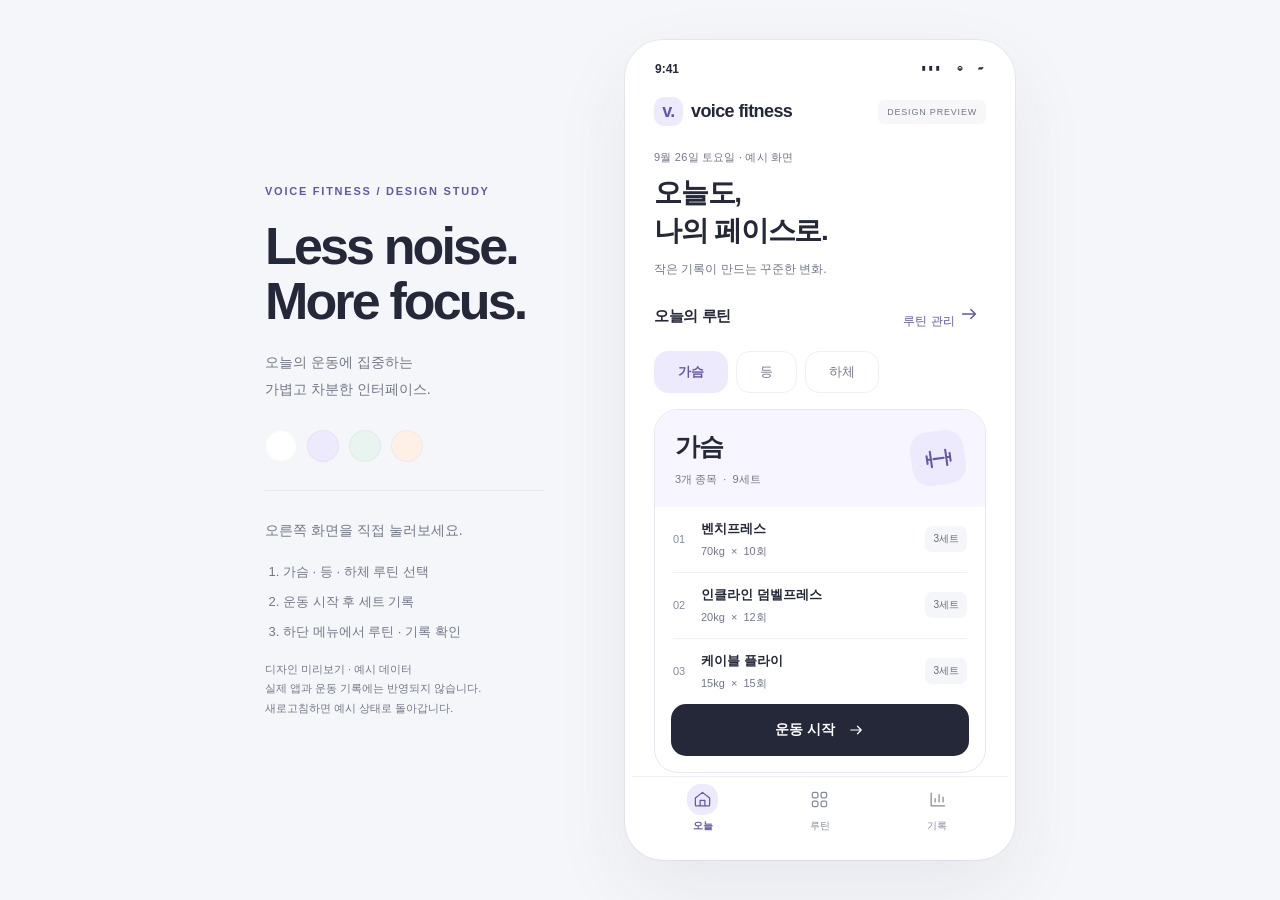
<file: docs/pastel-interface-preview.html>
<!doctype html>
<html lang="ko">
<head><meta charset="utf-8"><meta name="viewport" content="width=device-width,initial-scale=1,viewport-fit=cover"><meta name="color-scheme" content="light"><title>운동 기록 · Pastel Studio 미리보기</title>
<style>
:root{--white:#fff;--ink:#252838;--muted:#737888;--line:#eef0f4;--lavender:#eeeafe;--accent:#6557a4;--mint:#e8f4ef;--peach:#fff0e7;--canvas:#f5f6f9;--body:-apple-system,BlinkMacSystemFont,"Apple SD Gothic Neo","Malgun Gothic",sans-serif;--display:"SF Pro Display","Segoe UI",var(--body);color-scheme:light;font-family:var(--body);color:var(--ink);background:var(--canvas)}
*{box-sizing:border-box}body{margin:0}button,input{font:inherit}button{cursor:pointer;touch-action:manipulation}button:focus-visible,input:focus-visible{outline:3px solid var(--accent);outline-offset:4px}button{color:inherit}h1,h2,h3,p{margin:0}button svg{pointer-events:none}svg{width:22px;height:22px;fill:none;stroke:currentColor;stroke-width:1.6;stroke-linecap:round;stroke-linejoin:round}small{font-size:12px;color:var(--muted)}.stage{display:grid;grid-template-columns:280px 390px;gap:80px;justify-content:center;align-items:center;min-height:100vh;padding:38px 24px}.editorial{align-self:center}.label{font-size:11px;letter-spacing:.16em;font-weight:650;color:var(--accent)}.editorial h1{font-family:var(--display);font-size:52px;font-weight:550;line-height:1.06;letter-spacing:-.055em;margin:20px 0}.editorial p{font-size:14px;line-height:1.9;color:var(--muted);word-break:keep-all}.swatches{display:flex;gap:10px;margin:28px 0}.swatches span{width:32px;height:32px;border-radius:50%;border:1px solid #2528380a}.divider{height:1px;background:#e5e7ed;margin:26px 0}.editorial ol{padding-left:18px;font-size:13px;color:var(--muted);line-height:2.3}.editorial footer{font-size:11px;line-height:1.8;color:var(--muted)}.phone{background:var(--white);border-radius:38px;border:7px solid #fff;box-shadow:0 30px 80px #35355012,0 0 0 1px #e8e9ef;overflow:hidden;position:relative;height:820px;display:flex;flex-direction:column}.status{height:35px;flex-shrink:0;display:flex;align-items:center;justify-content:space-between;padding:8px 23px 0;font:600 12px var(--display)}.status span:last-child{font-size:10px;letter-spacing:2px}.brand{padding:15px 22px 8px;display:flex;justify-content:space-between;align-items:center;flex-shrink:0}.brand-name{font-family:var(--display);font-size:18px;font-weight:650;letter-spacing:-.6px;display:flex;align-items:center;gap:8px}.logo{width:29px;height:29px;border-radius:10px;background:var(--lavender);display:grid;place-items:center;color:var(--accent);font-size:18px}.preview{font-size:9px;letter-spacing:.09em;color:var(--muted);background:#f7f7fa;padding:7px 9px;border-radius:6px}main{padding:16px 22px 25px;overflow-y:auto;flex:1;scrollbar-width:thin;scrollbar-color:#e6e4ee transparent;min-height:0}.intro{display:grid;gap:9px;margin-bottom:16px}.eyebrow{font-size:11px;color:var(--muted);letter-spacing:.02em}h2{font-size:28px;font-weight:700;line-height:1.35;letter-spacing:-1.25px;text-wrap:balance}p.sub{font-size:12px;color:var(--muted);line-height:1.7}.section-title{display:flex;justify-content:space-between;align-items:center;gap:10px;margin:16px 0 12px}h3{font-size:15px;letter-spacing:-.4px}.text-btn{background:none;border:0;min-height:44px;font-size:12px;color:var(--accent);padding:6px}.chips{display:flex;gap:8px;margin-bottom:16px}.chip{border:1px solid var(--line);background:#fff;min-height:42px;padding:10px 23px;border-radius:14px;font-size:13px;color:var(--muted)}.chip.selected{background:var(--lavender);color:var(--accent);border-color:var(--lavender);font-weight:700}.plan{border:1px solid #e9e5f4;border-radius:24px;overflow:hidden}.plan-top{padding:20px;background:#f7f5ff;display:flex;justify-content:space-between;align-items:center}.plan-top h3{font-size:25px;letter-spacing:-1px;margin-bottom:6px}.plan-top small{font-size:11px}.glyph{width:54px;height:54px;display:grid;place-items:center;border-radius:18px;background:var(--lavender);color:var(--accent);transform:rotate(-8deg)}.glyph svg{width:31px;height:31px}.plan-list{list-style:none;padding:0 18px;margin:0}.exercise{display:flex;align-items:center;gap:12px;padding:13px 0;border-bottom:1px solid var(--line)}.exercise:last-child{border-bottom:0}.num{font:500 11px var(--display);color:#858b99;min-width:16px}.description{flex:1;display:grid;gap:6px}.description strong{font-size:13px;font-weight:600}.description small{font-size:11px}.pill{font-size:10px;background:#f5f6f9;border-radius:7px;padding:6px 8px;white-space:nowrap;color:#656b7b}.primary{background:var(--ink);color:white;width:100%;min-height:52px;border:0;border-radius:15px;padding:15px 18px;font-size:14px;font-weight:600;display:flex;align-items:center;justify-content:center;gap:12px}.primary svg{width:18px;height:18px}.plan-footer{padding:0 16px 16px}.secondary{width:100%;min-height:48px;background:var(--white);border:1px solid #e5e7ee;border-radius:14px;font-size:13px}.free{display:block;margin:7px auto 0;color:var(--muted)}.recent{display:flex;align-items:center;gap:13px;width:100%;padding:16px 0;background:none;border:0;text-align:left;border-bottom:1px solid var(--line)}.datebox{display:grid;gap:3px;place-items:center;background:var(--mint);color:#437060;width:44px;height:48px;border-radius:13px;font-size:10px}.datebox b{font:600 18px var(--display)}.recent>svg{width:16px;color:#969aa8}.nav{display:flex;border-top:1px solid var(--line);padding:9px 12px 17px;background:white;flex-shrink:0}.nav button{flex:1;min-height:50px;background:none;border:0;display:grid;place-items:center;gap:5px;color:#858b9b;font-size:10px}.nav button.on{color:var(--accent);font-weight:700}.nav button.on svg{background:var(--lavender);border-radius:8px;box-shadow:0 0 0 6px var(--lavender)}.nav svg{height:19px;width:19px}.progress{height:4px;border-radius:9px;background:#efedf5;margin:18px 0 24px;overflow:hidden}.progress span{display:block;height:100%;background:#b7aadf;transition:width .2s}.between{display:flex;justify-content:space-between;align-items:center;gap:10px}.target{padding:22px;background:#f7f5ff;border:1px solid #eee9fa;border-radius:24px;margin:14px 0}.metrics{display:grid;grid-template-columns:1fr 1fr;margin:24px 0}.metrics>div+div{border-left:1px solid #e6e0f3;padding-left:22px}.metrics small{display:block;font-size:11px;margin-bottom:7px}.metrics b{font:600 49px var(--display);letter-spacing:-2px}.metrics em{font-size:14px;font-style:normal;color:var(--muted);margin-left:5px}.badge{background:var(--lavender);color:var(--accent);font-size:11px;padding:7px 10px;border-radius:9px}.hintbox{background:var(--mint);border-radius:14px;padding:13px 15px;font-size:11px;color:#426858;line-height:1.7;margin:16px 0}.actions{display:grid;gap:9px}.helper{text-align:center;font-size:10px;color:var(--muted);line-height:1.6;margin-top:10px}.setrow{display:flex;align-items:center;gap:16px;padding:16px 3px;border-bottom:1px solid var(--line);font-size:13px}.setrow b{flex:1;font-family:var(--display);font-size:17px}.setrow .done{color:#527969;background:var(--mint);border-radius:50%;padding:3px;width:20px;height:20px;font-size:11px;text-align:center}.routine-card{border:1px solid var(--line);padding:20px;border-radius:22px;margin-bottom:14px}.routine-card h3{font-size:24px;margin:14px 0 7px}.routine-card p{font-size:12px;color:var(--muted);line-height:1.8;margin-bottom:14px}.mini-stats{display:grid;grid-template-columns:1fr 1fr;gap:12px;margin-bottom:23px}.stat{padding:21px 18px;background:var(--mint);border-radius:21px}.stat:nth-child(2){background:var(--peach)}.stat b{font:600 33px var(--display);display:block;margin:8px 0 2px}.stat span{font-size:11px;color:var(--muted)}.notice{padding:12px 15px;border:1px dashed #d9d3e9;border-radius:12px;font-size:11px;line-height:1.7;color:var(--muted);margin-top:20px}dialog{width:min(352px,calc(100% - 24px));padding:24px;border:1px solid var(--line);border-radius:24px;color:var(--ink);box-shadow:0 25px 80px #25283826}dialog::backdrop{background:#25283850;backdrop-filter:blur(3px)}dialog h3{font-size:22px;margin-bottom:10px}dialog p{font-size:12px;color:var(--muted);line-height:1.7;margin-bottom:18px}input{min-width:0;width:100%;border:1px solid #e2deed;border-radius:12px;padding:15px;font-size:16px;background:#fcfbff;color:var(--ink);height:54px}label{display:grid;gap:8px;font-size:12px;color:var(--muted)}.formgrid{display:grid;grid-template-columns:1fr 1fr;gap:12px;margin-bottom:18px}.modal-actions{display:grid;gap:8px}.error{color:#a33f4c;font-size:12px;margin:12px 0}.toast{position:absolute;bottom:90px;left:20px;right:20px;padding:13px 16px;border-radius:13px;background:var(--ink);color:white;font-size:12px;text-align:center;box-shadow:0 5px 15px #0001;z-index:4}.phone-top{display:none}[hidden]{display:none!important}@media(max-width:760px){.stage{display:block;padding:0;min-height:100dvh}.editorial{display:none}.phone{width:100%;max-width:440px;margin:0 auto;height:100dvh;border:0;border-radius:0;box-shadow:none}.status{display:none}.brand{padding-top:calc(20px + env(safe-area-inset-top))}.nav{padding-bottom:calc(13px + env(safe-area-inset-bottom))}main{padding-top:18px}}@media(prefers-reduced-motion:reduce){*{transition:none!important}}
</style></head>
<body><svg aria-hidden="true" style="position:absolute;width:0;height:0;overflow:hidden"><defs>
<symbol id="arrow" viewBox="0 0 24 24"><path d="M5 12h14m-5-5 5 5-5 5"/></symbol><symbol id="home" viewBox="0 0 24 24"><path d="m3 10 9-7 9 7v10H3Zm6 10v-7h6v7"/></symbol><symbol id="grid" viewBox="0 0 24 24"><rect x="3" y="3" width="7" height="7" rx="2"/><rect x="14" y="3" width="7" height="7" rx="2"/><rect x="3" y="14" width="7" height="7" rx="2"/><rect x="14" y="14" width="7" height="7" rx="2"/></symbol><symbol id="chart" viewBox="0 0 24 24"><path d="M4 4v16h17M9 15v-4m5 4V6m5 9v-6"/></symbol><symbol id="weight" viewBox="0 0 24 24"><path d="M8 12h8M3 9v6m3-9v12m12-12v12m3-9v6M3 12h3m12 0h3"/></symbol><symbol id="mic" viewBox="0 0 24 24"><rect x="9" y="3" width="6" height="12" rx="3"/><path d="M6 11v1a6 6 0 0 0 12 0v-1m-6 7v3m-3 0h6"/></symbol></defs></svg>
<div class="stage"><aside class="editorial"><span class="label">VOICE FITNESS / DESIGN STUDY</span><h1>Less noise.<br>More focus.</h1><p>오늘의 운동에 집중하는<br>가볍고 차분한 인터페이스.</p><div class="swatches" aria-label="화이트, 라벤더, 민트, 피치 색상"><span style="background:white"></span><span style="background:var(--lavender)"></span><span style="background:var(--mint)"></span><span style="background:var(--peach)"></span></div><div class="divider"></div><p>오른쪽 화면을 직접 눌러보세요.</p><ol><li>가슴 · 등 · 하체 루틴 선택</li><li>운동 시작 후 세트 기록</li><li>하단 메뉴에서 루틴 · 기록 확인</li></ol><footer>디자인 미리보기 · 예시 데이터<br>실제 앱과 운동 기록에는 반영되지 않습니다.<br>새로고침하면 예시 상태로 돌아갑니다.</footer></aside>
<div class="phone"><div class="status" aria-hidden="true"><span>9:41</span><span>▮▮▮ &nbsp; ◒ &nbsp; ▰</span></div><header class="brand"><div class="brand-name"><span class="logo">v.</span>voice fitness</div><span class="preview">DESIGN PREVIEW</span></header><main id="screen" tabindex="-1"></main><nav class="nav" aria-label="주 메뉴"><button data-view="today"><svg><use href="#home"/></svg>오늘</button><button data-view="routines"><svg><use href="#grid"/></svg>루틴</button><button data-view="history"><svg><use href="#chart"/></svg>기록</button></nav><div id="toast" class="toast" role="status" hidden></div></div></div>
<dialog id="entry"><form id="entry-form"><h3>한 세트 기록하기</h3><p>중량과 실제 횟수를 확인하세요.<br>미리보기에서만 임시로 표시됩니다.</p><div class="formgrid"><label>중량 · kg<input name="weight" type="number" min="0" max="2000" step="0.5" inputmode="decimal" required></label><label>실제 횟수<input name="reps" type="number" min="1" max="999" step="1" inputmode="numeric" required></label></div><div class="modal-actions"><button class="primary" type="submit">기록 저장</button><button class="secondary" type="button" data-action="close">닫기</button></div></form></dialog>
<script>
const $=s=>document.querySelector(s), icon=n=>`<svg aria-hidden="true"><use href="#${n}"/></svg>`;
const routines=[{name:'가슴',tone:'var(--lavender)',items:[['벤치프레스',70,10,3],['인클라인 덤벨프레스',20,12,3],['케이블 플라이',15,15,3]]},{name:'등',tone:'var(--mint)',items:[['랫풀다운',40,12,3],['시티드 로우',35,12,3],['원암 덤벨로우',20,12,3]]},{name:'하체',tone:'var(--peach)',items:[['바벨스쿼트',20,15,3],['레그프레스',80,12,3],['레그컬',25,15,3]]}];
let view='today',chosen=0,active=false,position=0,sets=[[],[],[]],finished=false;
const screen=$('#screen');
function recent(name,date,summary,tone='var(--mint)'){return `<button class="recent" data-action="history-detail"><span class="datebox" style="background:${tone}"><span>9월</span><b>${date}</b></span><span class="description"><strong>${name} 루틴</strong><small>${summary}</small></span>${icon('arrow')}</button>`}
function home(){let r=routines[chosen];return `<div class="intro"><span class="eyebrow">9월 26일 토요일 · 예시 화면</span><h2>오늘도,<br>나의 페이스로.</h2><p class="sub">작은 기록이 만드는 꾸준한 변화.</p></div><div class="section-title"><h3>오늘의 루틴</h3><button class="text-btn" data-view="routines">루틴 관리 ${icon('arrow')}</button></div><div class="chips" aria-label="루틴 선택">${routines.map((x,i)=>`<button class="chip ${i===chosen?'selected':''}" aria-pressed="${i===chosen}" data-choice="${i}">${x.name}</button>`).join('')}</div><section class="plan"><div class="plan-top"><div><h3>${r.name}</h3><small>3개 종목 &nbsp;·&nbsp; 9세트</small></div><span class="glyph" style="background:${r.tone}">${icon('weight')}</span></div><ol class="plan-list">${r.items.map((x,i)=>`<li class="exercise"><span class="num">0${i+1}</span><span class="description"><strong>${x[0]}</strong><small>${x[1]}kg &nbsp;×&nbsp; ${x[2]}회</small></span><span class="pill">${x[3]}세트</span></li>`).join('')}</ol><div class="plan-footer"><button class="primary" data-action="start">${active?'운동 이어하기':'운동 시작'} ${icon('arrow')}</button></div></section><button class="text-btn free" data-action="free">루틴 없이 자유 운동</button><div class="section-title"><h3>최근 운동</h3><button class="text-btn" data-view="history">전체 보기</button></div>${recent('등','24','3개 종목 · 9세트 완료')}`}
function workout(){let r=routines[chosen],e=r.items[position],n=sets[position].length,complete=n>=e[3],total=sets.flat().length;return `<div class="between"><span class="eyebrow">${r.name} 루틴 · ${position+1}/3 종목</span><button class="text-btn" data-action="finish">운동 종료</button></div><div class="progress" aria-label="전체 ${total}/9세트 완료"><span style="width:${Math.min(total/9*100,100)}%"></span></div><div class="intro"><h2>${e[0]}</h2><p class="sub">${complete?'목표 세트를 모두 채웠어요.':'호흡을 고르고, 한 세트에 집중하세요.'}</p></div><section class="target"><div class="between"><span class="badge">${complete?'3세트 완료':`${n+1}세트 준비`}</span><small>목표 ${e[3]}세트</small></div><div class="metrics"><div><small>중량</small><b>${e[1]}</b><em>kg</em></div><div><small>목표 횟수</small><b>${e[2]}</b><em>회</em></div></div><div class="between"><small>${e[0].includes('덤벨')?'한 손 기준 중량':'설정한 운동 중량'}</small><small>${n} / ${e[3]}세트</small></div></section><div class="actions">${complete?`<button class="primary" data-action="next">${position<2?'다음 종목으로':'오늘 운동 마치기'} ${icon('arrow')}</button>`:`<button class="primary" data-action="dictation">${icon('mic')} 받아쓰기로 입력</button><button class="secondary" data-action="entry">직접 입력</button><p class="helper">키보드 마이크로 말하고, 문장을 확인해요.</p>`}</div><div class="section-title"><h3>오늘의 세트</h3><small>${n}세트 기록</small></div>${n?sets[position].map((x,i)=>`<div class="setrow"><small>0${i+1}</small><b>${x[0]} <small>kg</small> × ${x[1]} <small>회</small></b><span class="done">✓</span></div>`).join(''):'<p class="sub">첫 세트를 마치고 기록해보세요.</p>'}<div class="hintbox">${position<2?'다음 운동 &nbsp; · &nbsp; '+r.items[position+1][0]:'오늘 루틴의 마지막 종목이에요.'}</div>`}
function library(){return `<div class="intro"><span class="eyebrow">MY ROUTINES</span><h2>나만의 운동 순서.</h2><p class="sub">미리 준비하고, 운동에만 집중하세요.</p></div>${routines.map((r,i)=>`<section class="routine-card"><div class="between"><span class="badge" style="background:${r.tone}">3개 종목 · 9세트</span><span>${icon('weight')}</span></div><h3>${r.name}</h3><p>${r.items.map(x=>x[0]).join(' · ')}</p><button class="secondary" data-use="${i}">오늘 이 루틴 선택 ${icon('arrow')}</button></section>`).join('')}<p class="notice">이 시안에는 예시 루틴 3개가 준비되어 있어요. 루틴 생성·편집은 실제 적용 단계에서 연결합니다.</p>`}
function history(){return `<div class="intro"><span class="eyebrow">MY JOURNAL</span><h2>꾸준함이 쌓이는 곳.</h2><p class="sub">한 세트씩, 나아지고 있어요.</p></div><div class="mini-stats"><div class="stat"><span>기록한 운동</span><b>${finished?9:8}</b><span>회</span></div><div class="stat"><span>누적 세트</span><b>${72+sets.flat().length}</b><span>세트</span></div></div><div class="section-title"><h3>9월 운동 기록</h3><small>예시 데이터</small></div>${finished?recent(routines[chosen].name,'26',`${sets.flat().length}세트 완료`,routines[chosen].tone):''}${recent('등','24','3개 종목 · 9세트 완료')}${recent('가슴','22','3개 종목 · 9세트 완료','var(--lavender)')}${recent('하체','20','3개 종목 · 9세트 완료','var(--peach)')}<p class="notice">디자인 확인용 기록입니다. 실제 운동 기록을 읽거나 변경하지 않습니다.</p>`}
function render(){screen.innerHTML=view==='active'?workout():view==='routines'?library():view==='history'?history():home();document.querySelectorAll('.nav button').forEach(b=>{let on=b.dataset.view===(view==='active'?'today':view);b.classList.toggle('on',on);if(on)b.setAttribute('aria-current','page');else b.removeAttribute('aria-current')});screen.scrollTop=0}
let toastTimer;function toast(msg){$('#toast').textContent=msg;$('#toast').hidden=false;clearTimeout(toastTimer);toastTimer=setTimeout(()=>$('#toast').hidden=true,3500)}
document.addEventListener('click',event=>{let b=event.target.closest('button');if(!b)return;if(b.dataset.view){view=b.dataset.view;render()}if(b.dataset.choice!==undefined){chosen=+b.dataset.choice;active=false;sets=[[],[],[]];position=0;render()}if(b.dataset.use!==undefined){chosen=+b.dataset.use;active=false;sets=[[],[],[]];position=0;view='today';render()}let a=b.dataset.action;if(a==='start'){active=true;view='active';render()}if(a==='entry'||a==='dictation'){let e=routines[chosen].items[position];$('#entry-form').elements.weight.value=e[1];$('#entry-form').elements.reps.value=e[2];$('#entry').showModal();if(a==='dictation')toast('디자인 시안에서는 직접 입력으로 기록을 체험해보세요.')}if(a==='close')$('#entry').close();if(a==='next'){if(position<2){position++;render()}else finish()}if(a==='finish')finish();if(a==='free')toast('자유 운동 설정은 실제 적용 단계에서 연결합니다.');if(a==='history-detail')toast('예시 운동 기록입니다. 상세 편집은 연결하지 않았어요.');});
function finish(){active=false;finished=sets.flat().length>0;view='history';render();toast('미리보기 운동을 종료했어요. 실제 기록은 바뀌지 않습니다.')}
$('#entry-form').addEventListener('submit',event=>{event.preventDefault();let f=event.target;sets[position].push([Number(f.elements.weight.value),Number(f.elements.reps.value)]);$('#entry').close();render();toast('예시 세트를 기록했어요.')});render();
</script></body></html>
</file>
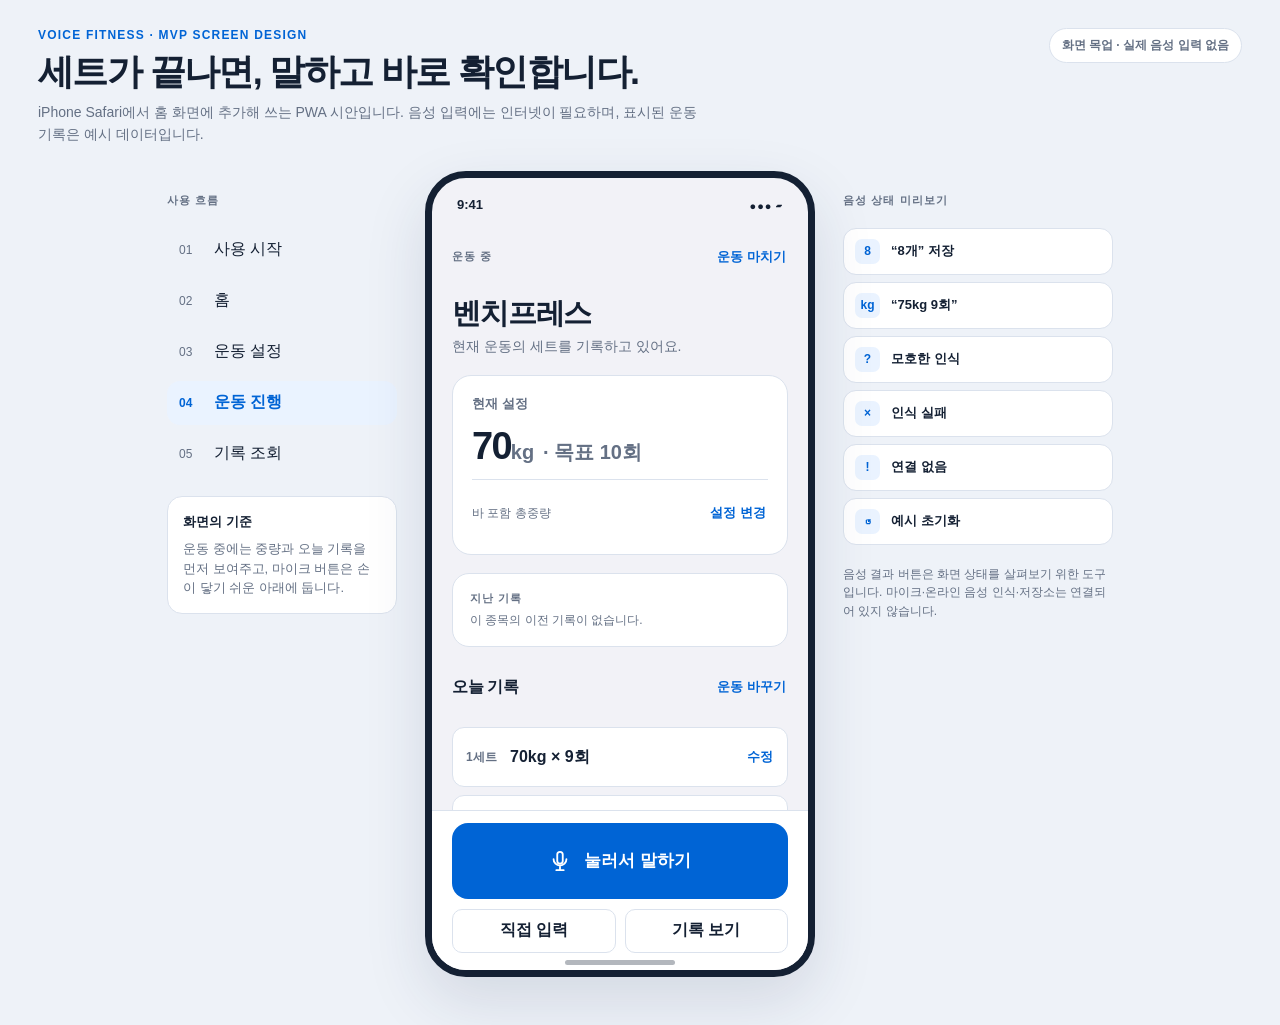
<file: docs/screen-prototype.html>
<!doctype html>
<html lang="ko">
<head>
  <meta charset="utf-8">
  <meta name="viewport" content="width=device-width, initial-scale=1">
  <meta name="color-scheme" content="light dark">
  <title>음성 운동 기록 — 사용자 화면 시안</title>
  <style>
    :root {
      --blue: #007aff;
      --blue-strong: #0064d5;
      --blue-soft: #eaf3ff;
      --page: #eef2f8;
      --app-bg: #f2f2f7;
      --surface: #ffffff;
      --ink: #142033;
      --muted: #647084;
      --line: #dbe2ed;
      --success: #208250;
      --success-soft: #e7f6ed;
      --error: #cd4039;
      --error-soft: #fff0ee;
      --warning: #a76400;
      --warning-soft: #fff4df;
      --shadow: 0 24px 62px rgba(28, 49, 86, .13);
      font-family: -apple-system, BlinkMacSystemFont, "Apple SD Gothic Neo", "Malgun Gothic", sans-serif;
      color: var(--ink);
      background: var(--page);
    }
    @media (prefers-color-scheme: dark) {
      :root {
        --blue: #66adff;
        --blue-strong: #308df3;
        --blue-soft: #183454;
        --page: #0d1420;
        --app-bg: #101925;
        --surface: #1b2736;
        --ink: #f2f6fb;
        --muted: #aebacc;
        --line: #334052;
        --success: #77db9b;
        --success-soft: #183a2c;
        --error: #ff8b82;
        --error-soft: #493033;
        --warning: #ffd07b;
        --warning-soft: #433821;
        --shadow: 0 24px 62px rgba(0, 0, 0, .32);
      }
    }
    * { box-sizing: border-box; }
    body { margin: 0; }
    button, input { font: inherit; }
    button { cursor: pointer; }
    button:focus-visible, input:focus-visible { outline: 3px solid var(--blue); outline-offset: 3px; }
    h1, h2, h3, p { margin: 0; }
    .page { max-width: 1260px; margin: 0 auto; padding: 28px 28px 48px; }
    .masthead { display: flex; justify-content: space-between; align-items: start; gap: 28px; margin-bottom: 25px; }
    .masthead-copy { display: grid; gap: 9px; }
    .eyebrow { color: var(--blue-strong); font-weight: 800; font-size: 12px; letter-spacing: .1em; }
    .masthead h1 { font-size: clamp(25px, 3vw, 36px); line-height: 1.18; letter-spacing: -.045em; text-wrap: balance; }
    .masthead p { max-width: 660px; color: var(--muted); line-height: 1.55; font-size: 14px; }
    .prototype-tag { flex: none; border: 1px solid var(--line); background: var(--surface); border-radius: 999px; padding: 8px 12px; color: var(--muted); font-size: 12px; font-weight: 700; }
    .layout { display: grid; grid-template-columns: minmax(188px, 230px) minmax(320px, 390px) minmax(220px, 270px); justify-content: center; align-items: start; gap: 28px; }
    .side { display: grid; gap: 20px; padding-top: 22px; }
    .side-heading { font-size: 11px; font-weight: 800; letter-spacing: .1em; color: var(--muted); }
    .nav-list, .control-list { display: grid; gap: 7px; }
    .nav-button, .control-button { width: 100%; display: flex; align-items: center; gap: 11px; text-align: left; background: transparent; color: var(--ink); border: 1px solid transparent; border-radius: 13px; padding: 10px 11px; min-height: 44px; }
    .nav-button:hover, .control-button:hover { background: var(--surface); border-color: var(--line); }
    .nav-button.active { color: var(--blue-strong); background: var(--blue-soft); font-weight: 800; }
    .nav-number { width: 24px; flex: none; color: var(--muted); font-variant-numeric: tabular-nums; font-size: 12px; }
    .nav-button.active .nav-number { color: var(--blue-strong); }
    .note-card { padding: 15px; background: var(--surface); border: 1px solid var(--line); border-radius: 15px; display: grid; gap: 8px; line-height: 1.5; font-size: 13px; color: var(--muted); }
    .note-card strong { color: var(--ink); }
    .control-button { background: var(--surface); border-color: var(--line); font-size: 13px; font-weight: 650; }
    .control-button .chip { width: 25px; height: 25px; display: grid; place-items: center; flex: none; border-radius: 7px; background: var(--blue-soft); color: var(--blue-strong); font-size: 12px; font-weight: 800; }
    .caption { line-height: 1.55; color: var(--muted); font-size: 12px; }
    .phone { width: min(390px, 100%); height: 806px; background: var(--app-bg); border: 7px solid var(--ink); border-radius: 41px; box-shadow: var(--shadow); overflow: hidden; display: flex; flex-direction: column; position: relative; margin-inline: auto; }
    .status-bar { height: 38px; flex: none; display: flex; align-items: end; justify-content: space-between; padding: 0 25px 4px; font-size: 13px; font-weight: 800; font-variant-numeric: tabular-nums; }
    .status-icons { letter-spacing: .08em; font-size: 11px; }
    .phone-viewport { flex: 1; min-height: 0; overflow-y: auto; overscroll-behavior: contain; scrollbar-width: thin; }
    .phone-screen { display: grid; align-content: start; gap: 18px; min-height: 100%; padding: 19px 20px 28px; }
    .phone-screen h2 { font-size: 29px; line-height: 1.15; letter-spacing: -.04em; text-wrap: balance; }
    .screen-intro { display: grid; gap: 6px; }
    .screen-intro p { color: var(--muted); line-height: 1.5; font-size: 14px; }
    .small-caps { font-size: 11px; font-weight: 800; letter-spacing: .1em; color: var(--muted); }
    .screen-topline { display: flex; justify-content: space-between; align-items: center; gap: 10px; }
    .text-button { color: var(--blue-strong); background: transparent; border: 0; padding: 10px 2px; min-height: 44px; font-size: 13px; font-weight: 800; }
    .card { background: var(--surface); border: 1px solid var(--line); border-radius: 17px; padding: 17px; display: grid; gap: 11px; }
    .card.compact { gap: 5px; }
    .card-title { font-size: 15px; font-weight: 800; }
    .muted { color: var(--muted); }
    .fine { font-size: 12px; line-height: 1.5; }
    .label { font-size: 13px; font-weight: 750; }
    .field { width: 100%; min-height: 49px; border: 1px solid var(--line); background: var(--surface); color: var(--ink); border-radius: 11px; padding: 11px 13px; font-size: 16px; }
    .field-row { display: grid; grid-template-columns: 1fr 1fr; gap: 12px; }
    .field-block { display: grid; gap: 7px; }
    .helper { font-size: 12px; line-height: 1.45; color: var(--muted); }
    .primary, .secondary { width: 100%; min-height: 54px; padding: 12px 16px; border-radius: 12px; border: 1px solid transparent; font-weight: 800; font-size: 16px; }
    .primary { background: var(--blue-strong); color: #fff; }
    .primary:hover { filter: brightness(1.08); }
    .secondary { background: var(--surface); color: var(--ink); border-color: var(--line); }
    .small-button { border: 1px solid var(--line); border-radius: 10px; color: var(--ink); background: var(--surface); min-height: 44px; padding: 8px 11px; font-weight: 750; }
    .suggestions { display: flex; flex-wrap: wrap; gap: 8px; }
    .suggestion { border: 1px solid var(--line); border-radius: 999px; color: var(--ink); background: var(--surface); padding: 9px 12px; min-height: 40px; font-size: 13px; font-weight: 700; }
    .suggestion.selected { border-color: var(--blue-strong); background: var(--blue-soft); color: var(--blue-strong); }
    .section-heading { display: flex; justify-content: space-between; align-items: center; gap: 10px; }
    .section-heading h3 { font-size: 16px; letter-spacing: -.02em; }
    .hero-data { display: grid; gap: 14px; padding: 19px; color: var(--ink); background: var(--surface); border: 1px solid var(--line); border-radius: 19px; }
    .hero-label { font-size: 13px; font-weight: 700; color: var(--muted); }
    .hero-value { font-size: 38px; font-weight: 850; line-height: 1; letter-spacing: -.045em; font-variant-numeric: tabular-nums; }
    .hero-value span { font-size: 20px; font-weight: 750; color: var(--muted); letter-spacing: 0; }
    .hero-meta { display: flex; justify-content: space-between; align-items: center; gap: 12px; border-top: 1px solid var(--line); padding-top: 11px; font-size: 12px; color: var(--muted); }
    .value { font-variant-numeric: tabular-nums; font-weight: 750; }
    .set-list { display: grid; gap: 8px; }
    .set-row { min-height: 58px; display: flex; align-items: center; gap: 10px; padding: 7px 9px 7px 13px; background: var(--surface); border: 1px solid var(--line); border-radius: 12px; }
    .set-index { min-width: 34px; font-size: 12px; color: var(--muted); font-weight: 800; }
    .set-detail { flex: 1; font-size: 16px; font-weight: 850; font-variant-numeric: tabular-nums; }
    .set-row .text-button { padding: 8px 5px; }
    .empty { display: grid; gap: 7px; padding: 23px; border: 1px dashed var(--line); border-radius: 14px; color: var(--muted); line-height: 1.55; font-size: 13px; }
    .empty strong { color: var(--ink); font-size: 15px; }
    .badge { display: inline-flex; align-items: center; gap: 6px; border-radius: 999px; background: var(--success-soft); color: var(--success); font-weight: 800; font-size: 12px; padding: 7px 10px; width: fit-content; }
    .badge::before { content: ""; width: 7px; height: 7px; background: currentColor; border-radius: 50%; }
    .notice { border-radius: 13px; padding: 13px; display: grid; gap: 8px; font-size: 13px; line-height: 1.45; border: 1px solid var(--line); background: var(--surface); }
    .notice strong { font-size: 14px; }
    .notice.success { background: var(--success-soft); border-color: transparent; color: var(--success); }
    .notice.error { background: var(--error-soft); border-color: transparent; color: var(--error); }
    .notice.warning { background: var(--warning-soft); border-color: transparent; color: var(--warning); }
    .notice.info { background: var(--blue-soft); border-color: transparent; color: var(--blue-strong); }
    .notice-actions { display: flex; flex-wrap: wrap; gap: 8px; }
    .notice-actions button { min-height: 44px; padding: 8px 13px; border: 1px solid currentColor; border-radius: 9px; background: transparent; color: inherit; font-weight: 800; }
    .phone-footer { flex: none; background: var(--surface); border-top: 1px solid var(--line); padding: 12px 20px 17px; display: grid; gap: 10px; }
    .footer-row { display: flex; gap: 9px; }
    .footer-row > button { flex: 1; }
    .mic-button { width: 100%; min-height: 76px; display: flex; justify-content: center; align-items: center; gap: 13px; border: 0; border-radius: 16px; background: var(--blue-strong); color: #fff; font-size: 17px; font-weight: 850; }
    .mic-button.listening { background: var(--error); }
    .mic-button:disabled { background: var(--muted); cursor: not-allowed; opacity: .78; }
    .mic-button svg { width: 22px; height: 22px; }
    .tabbar { display: flex; align-items: center; }
    .tabbar button { border: 0; background: transparent; color: var(--muted); min-height: 50px; flex: 1; font-size: 13px; font-weight: 800; }
    .tabbar button.active { color: var(--blue-strong); }
    .progress { height: 8px; background: var(--line); border-radius: 99px; overflow: hidden; }
    .progress > span { display: block; height: 100%; width: 100%; background: var(--blue-strong); }
    .history-item { width: 100%; text-align: left; color: var(--ink); }
    .history-item .top { display: flex; justify-content: space-between; gap: 8px; font-size: 15px; font-weight: 800; }
    .history-item .bottom { color: var(--muted); font-size: 13px; }
    .phone-overlay { position: absolute; inset: 0; display: flex; align-items: end; background: rgba(10, 19, 31, .54); z-index: 5; }
    .sheet { width: 100%; background: var(--surface); color: var(--ink); border-radius: 24px 24px 34px 34px; padding: 20px 20px 30px; display: grid; gap: 17px; box-shadow: 0 -15px 35px rgba(0,0,0,.15); }
    .sheet-handle { width: 38px; height: 5px; border-radius: 99px; background: var(--line); justify-self: center; }
    .sheet h3 { font-size: 21px; }
    .sheet .footer-row { margin-top: 3px; }
    .phone-home-indicator { width: 110px; height: 5px; background: var(--ink); border-radius: 99px; position: absolute; left: 50%; bottom: 5px; transform: translateX(-50%); opacity: .32; }
    @media (max-width: 1000px) {
      .layout { grid-template-columns: 180px minmax(320px, 390px); }
      .side.inspector { grid-column: 1 / -1; grid-row: 2; max-width: 650px; justify-self: center; width: 100%; grid-template-columns: 1fr 1fr; }
      .inspector .caption { grid-column: 1 / -1; }
    }
    @media (max-width: 660px) {
      .page { padding: 16px 12px 30px; }
      .masthead { display: grid; gap: 14px; padding: 0 5px; }
      .layout { display: flex; flex-direction: column; gap: 14px; align-items: stretch; }
      .side { padding-top: 0; }
      .side.navigator { gap: 7px; }
      .nav-list { display: flex; overflow-x: auto; padding-bottom: 5px; }
      .nav-button { white-space: nowrap; width: auto; }
      .note-card { display: none; }
      .phone { height: min(806px, 86vh); min-height: 610px; }
      .side.inspector { display: grid; grid-template-columns: 1fr; max-width: 390px; }
      .control-list { grid-template-columns: 1fr 1fr; }
    }
    @media (prefers-reduced-motion: reduce) { *, *::before, *::after { animation-duration: .001ms !important; transition-duration: .001ms !important; } }
  </style>
</head>
<body>
  <main class="page">
    <header class="masthead">
      <div class="masthead-copy">
        <div class="eyebrow">VOICE FITNESS · MVP SCREEN DESIGN</div>
        <h1>세트가 끝나면, 말하고 바로 확인합니다.</h1>
        <p>iPhone Safari에서 홈 화면에 추가해 쓰는 PWA 시안입니다. 음성 입력에는 인터넷이 필요하며, 표시된 운동 기록은 예시 데이터입니다.</p>
      </div>
      <span class="prototype-tag">화면 목업 · 실제 음성 입력 없음</span>
    </header>
    <div class="layout">
      <aside class="side navigator" aria-label="화면 목록">
        <div class="side-heading">사용 흐름</div>
        <nav class="nav-list" id="screen-nav"></nav>
        <div class="note-card"><strong>화면의 기준</strong><span>운동 중에는 중량과 오늘 기록을 먼저 보여주고, 마이크 버튼은 손이 닿기 쉬운 아래에 둡니다.</span></div>
      </aside>
      <div class="phone" aria-label="iPhone 화면 미리보기">
        <div class="status-bar"><span>9:41</span><span class="status-icons" aria-label="신호 및 배터리 상태">●●● ▰</span></div>
        <div class="phone-viewport" id="phone-viewport"></div>
        <div class="phone-footer" id="phone-footer"></div>
        <div id="phone-overlay"></div>
        <div class="phone-home-indicator" aria-hidden="true"></div>
      </div>
      <aside class="side inspector" aria-label="상태 미리보기">
        <div class="side-heading">음성 상태 미리보기</div>
        <div class="control-list">
          <button class="control-button" type="button" data-action="simulate" data-kind="eight"><span class="chip">8</span>“8개” 저장</button>
          <button class="control-button" type="button" data-action="simulate" data-kind="weight"><span class="chip">kg</span>“75kg 9회”</button>
          <button class="control-button" type="button" data-action="simulate" data-kind="ambiguous"><span class="chip">?</span>모호한 인식</button>
          <button class="control-button" type="button" data-action="simulate" data-kind="fail"><span class="chip">×</span>인식 실패</button>
          <button class="control-button" type="button" data-action="simulate" data-kind="offline"><span class="chip">!</span>연결 없음</button>
          <button class="control-button" type="button" data-action="reset"><span class="chip">↺</span>예시 초기화</button>
        </div>
        <p class="caption">음성 결과 버튼은 화면 상태를 살펴보기 위한 도구입니다. 마이크·온라인 음성 인식·저장소는 연결되어 있지 않습니다.</p>
      </aside>
    </div>
  </main>
  <script>
    const navItems = [
      { id: 'prepare', label: '사용 시작' },
      { id: 'home', label: '홈' },
      { id: 'setup', label: '운동 설정' },
      { id: 'active', label: '운동 진행' },
      { id: 'history', label: '기록 조회' },
    ];
    const initialSets = [
      { id: 1, weight: 70, reps: 9 },
      { id: 2, weight: 70, reps: 8 },
    ];
    const state = {
      view: 'active', exercise: '벤치프레스', draftExercise: '벤치프레스', weight: 70, target: 10,
      sets: initialSets.map(set => ({ ...set })), pastExercises: [], voice: 'ready',
      pendingReps: null, online: true, editingId: null,
      historyDetail: false, finished: false, nextId: 3,
    };
    const escapeText = (value) => String(value).replace(/[&<>"']/g, char => ({'&':'&amp;','<':'&lt;','>':'&gt;','"':'&quot;',"'":'&#39;'}[char]));
    const micIcon = '<svg viewBox="0 0 24 24" fill="none" stroke="currentColor" stroke-width="2" stroke-linecap="round" stroke-linejoin="round" aria-hidden="true"><rect x="9" y="2" width="6" height="13" rx="3"></rect><path d="M5 10a7 7 0 0 0 14 0M12 17v5m-4 0h8"></path></svg>';
    const recordedExercises = () => [...state.pastExercises, { name: state.exercise, sets: state.sets }].filter(item => item.sets.length > 0);
    const findSet = id => recordedExercises().flatMap(item => item.sets).find(set => set.id === id);
    function nav() {
      document.getElementById('screen-nav').innerHTML = navItems.map((item, index) =>
        `<button class="nav-button ${state.view === item.id ? 'active' : ''}" type="button" data-action="view" data-view="${item.id}" ${state.view === item.id ? 'aria-current="page"' : ''}><span class="nav-number">0${index + 1}</span>${item.label}</button>`
      ).join('');
    }
    function renderPrepare() {
      return `<section class="phone-screen">
        <div class="screen-intro"><div class="small-caps">처음 사용할 때</div><h2>홈 화면에서<br>바로 기록하세요.</h2><p>Safari의 공유 버튼에서 “홈 화면에 추가”를 선택하면 앱처럼 열 수 있어요. 추가하지 않아도 사용할 수 있습니다.</p></div>
        <div class="card"><span class="card-title">음성 기록은 온라인에서</span><p class="fine muted">세트가 끝나면 마이크 버튼을 누르고 말하세요. 짧은 음성은 인식을 위해 서버로 전송됩니다. 연결이 없으면 직접 입력할 수 있어요.</p></div>
        <div class="card"><span class="card-title">마이크 사용</span><p class="fine muted">처음 음성 입력을 시작할 때 Safari가 마이크 권한을 요청합니다.</p><button class="secondary" type="button" data-action="test-mic">음성 입력 화면 보기</button></div>
        <p class="helper">이 화면은 시안입니다. 버튼을 눌러도 실제 마이크 권한을 요청하거나 음성을 전송하지 않습니다.</p>
      </section>`;
    }
    function renderHome() {
      const entries = recordedExercises();
      const hasRecord = entries.length > 0;
      const totalSets = entries.reduce((total, entry) => total + entry.sets.length, 0);
      return `<section class="phone-screen">
        <div class="screen-intro"><div class="small-caps">오늘의 운동</div><h2>${state.finished ? '오늘 운동을 마쳤어요.' : '오늘 운동을 시작해요.'}</h2><p>세트가 끝날 때마다 버튼을 누르고 횟수만 말하세요.</p></div>
        ${state.finished ? `<div class="notice success"><strong>${entries.length}종목 · ${totalSets}세트 기록</strong><span>운동 기록에서 언제든 다시 확인할 수 있어요.</span></div><button class="primary" type="button" data-action="new-workout">새 운동 시작</button>` : `<div class="card"><span class="card-title">${hasRecord ? '진행 중인 운동' : '첫 운동 기록'}</span><p class="fine muted">${hasRecord ? `${escapeText(state.exercise)} · 오늘 ${totalSets}세트 저장됨` : '아직 기록이 없어요. 종목과 중량을 정해 시작해 보세요.'}</p><button class="primary" type="button" data-action="view" data-view="${hasRecord ? 'active' : 'setup'}">${hasRecord ? '운동 이어하기' : '운동 시작'}</button></div>`}
        <div class="section-heading"><h3>최근 기록</h3><button class="text-button" type="button" data-action="view" data-view="history">모두 보기</button></div>
        ${hasRecord ? `<button class="card history-item" type="button" data-action="history-detail"><span class="top"><span>9월 25일 운동</span><span>›</span></span><span class="bottom">${entries.map(item => escapeText(item.name)).join(' · ')} · ${totalSets}세트</span></button>` : '<div class="empty"><strong>저장한 운동이 없습니다</strong><span>첫 세트를 기록하면 이곳에 나타납니다.</span></div>'}
      </section>`;
    }
    function renderSetup() {
      return `<section class="phone-screen">
        <div class="screen-intro"><div class="small-caps">운동 설정</div><h2>어떤 운동을<br>하나요?</h2><p>종목과 중량을 정하면 세트마다 횟수만 말하면 됩니다.</p></div>
        <div class="field-block"><label class="label" for="exercise-input">운동 이름</label><input class="field" id="exercise-input" autocomplete="off" value="${escapeText(state.draftExercise)}" placeholder="예: 벤치프레스"><div class="suggestions"><button class="suggestion ${state.draftExercise === '벤치프레스' ? 'selected' : ''}" type="button" data-action="exercise" data-name="벤치프레스">벤치프레스</button><button class="suggestion ${state.draftExercise === '스쿼트' ? 'selected' : ''}" type="button" data-action="exercise" data-name="스쿼트">스쿼트</button><button class="suggestion ${state.draftExercise === '덤벨 컬' ? 'selected' : ''}" type="button" data-action="exercise" data-name="덤벨 컬">덤벨 컬</button></div></div>
        <div class="field-row"><div class="field-block"><label class="label" for="weight-input">중량 · kg</label><input class="field" id="weight-input" type="number" min="0" step="0.5" inputmode="decimal" value="${state.weight}"></div><div class="field-block"><label class="label" for="target-input">목표 횟수</label><input class="field" id="target-input" type="number" min="1" step="1" inputmode="numeric" value="${state.target}"></div></div>
        <div class="notice info"><strong>중량 표기 기준</strong><span>바벨은 바 포함 총중량, 덤벨은 한 손 중량으로 표시합니다.</span></div>
        <p class="helper">목표 횟수와 실제 수행 횟수는 따로 저장합니다.</p>
      </section>`;
    }
    function voiceNotice() {
      if (state.voice === 'listening') return '<div class="notice info" role="status"><strong>듣는 중…</strong><span>“8개”처럼 실제 수행 횟수를 말해주세요.</span></div>';
      if (state.voice === 'saved') return `<div class="notice success" role="status"><strong>${state.sets.length}세트 · ${state.sets.at(-1)?.weight ?? state.weight}kg × ${state.sets.at(-1)?.reps ?? 0}회 저장됨</strong><div class="notice-actions"><button type="button" data-action="undo">방금 기록 취소</button></div></div>`;
      if (state.voice === 'confirm') return '<div class="notice warning" role="alert"><strong>8회 또는 18회로 들었어요.</strong><span>기록할 횟수를 선택해주세요. 아직 저장되지 않았습니다.</span><div class="notice-actions"><button type="button" data-action="confirm" data-reps="8">8회</button><button type="button" data-action="confirm" data-reps="18">18회</button><button type="button" data-action="retry">다시 말하기</button></div></div>';
      if (state.voice === 'fail') return '<div class="notice error" role="alert"><strong>횟수를 알아듣지 못했어요.</strong><span>한 번 더 말하거나 직접 입력해 주세요. 기록은 추가되지 않았습니다.</span><div class="notice-actions"><button type="button" data-action="retry">다시 말하기</button><button type="button" data-action="manual">직접 입력</button></div></div>';
      if (state.voice === 'offline') return '<div class="notice warning" role="alert"><strong>인터넷 연결이 없어 음성 입력을 사용할 수 없어요.</strong><span>지금은 세트 결과를 직접 입력할 수 있습니다. 연결 후 다시 음성으로 기록하세요.</span><div class="notice-actions"><button type="button" data-action="manual">직접 입력</button><button type="button" data-action="reconnect">연결 복구 미리보기</button></div></div>';
      if (state.voice === 'undone') return '<div class="notice info" role="status"><strong>마지막 기록을 취소했어요.</strong><div class="notice-actions"><button type="button" data-action="restore">되돌리기</button></div></div>';
      if (state.voice === 'test') return '<div class="notice info" role="status"><strong>음성 입력 화면 예시</strong><span>실제 앱에서는 여기서 마이크 권한을 요청하고 온라인 음성 인식을 시험합니다.</span></div>';
      return '';
    }
    let removedSet = null;
    function renderActive() {
      const sets = state.sets.map((set, index) => `<div class="set-row"><span class="set-index">${index + 1}세트</span><span class="set-detail">${set.weight}kg × ${set.reps}회</span><button class="text-button" type="button" data-action="edit" data-id="${set.id}" aria-label="${index + 1}세트 수정">수정</button></div>`).join('');
      const sameExerciseHistory = state.pastExercises.filter(item => item.name === state.exercise).flatMap(item => item.sets);
      const previous = sameExerciseHistory.length ? sameExerciseHistory.map(set => `${set.weight}kg × ${set.reps}회`).join(' / ') : '이 종목의 이전 기록이 없습니다.';
      return `<section class="phone-screen">
        <div class="screen-topline"><span class="small-caps">운동 중</span><button class="text-button" type="button" data-action="finish">운동 마치기</button></div>
        <div class="screen-intro"><h2>${escapeText(state.exercise)}</h2><p>현재 운동의 세트를 기록하고 있어요.</p></div>
        <div class="hero-data"><span class="hero-label">현재 설정</span><div class="hero-value">${state.weight}<span>kg</span> <span>· 목표 ${state.target}회</span></div><div class="hero-meta"><span>${state.exercise.includes('덤벨') ? '한 손 중량' : '바 포함 총중량'}</span><button class="text-button" type="button" data-action="view" data-view="setup">설정 변경</button></div></div>
        <div class="card compact"><span class="small-caps">지난 기록</span><span class="fine muted">${previous}</span></div>
        <div class="section-heading"><h3>오늘 기록</h3><button class="text-button" type="button" data-action="view" data-view="setup">운동 바꾸기</button></div>
        ${state.sets.length ? `<div class="set-list">${sets}</div>` : '<div class="empty"><strong>아직 세트 기록이 없어요</strong><span>운동이 끝나면 마이크 버튼을 누르고 횟수를 말해주세요.</span></div>'}
        ${voiceNotice()}
      </section>`;
    }
    function renderHistory() {
      const entries = recordedExercises();
      const hasRecord = entries.length > 0;
      const totalSets = entries.reduce((total, entry) => total + entry.sets.length, 0);
      if (state.historyDetail && hasRecord) return `<section class="phone-screen"><div class="screen-topline"><button class="text-button" type="button" data-action="history-back">‹ 기록 목록</button></div><div class="screen-intro"><div class="small-caps">운동 상세</div><h2>9월 25일 기록</h2><p>종목별로 실제 수행한 세트를 확인합니다.</p></div><div class="card compact"><span class="small-caps">운동 요약</span><span class="card-title">${entries.length}종목 · ${totalSets}세트</span></div>${entries.map(entry => `<div class="section-heading"><h3>${escapeText(entry.name)}</h3></div><div class="set-list">${entry.sets.map((set, index) => `<div class="set-row"><span class="set-index">${index + 1}세트</span><span class="set-detail">${set.weight}kg × ${set.reps}회</span><button class="text-button" type="button" data-action="edit" data-id="${set.id}">수정</button></div>`).join('')}</div>`).join('')}</section>`;
      return `<section class="phone-screen"><div class="screen-intro"><div class="small-caps">운동 기록</div><h2>남긴 기록을<br>다시 확인해요.</h2><p>날짜를 누르면 종목과 세트별 기록을 볼 수 있습니다.</p></div>${hasRecord ? `<button class="card history-item" type="button" data-action="history-detail"><span class="top"><span>9월 25일</span><span>›</span></span><span class="bottom">${entries.map(item => escapeText(item.name)).join(' · ')} · ${totalSets}세트</span></button>` : '<div class="empty"><strong>아직 기록이 없어요</strong><span>첫 운동을 시작해 세트를 기록하면 여기에 나타납니다.</span></div>'}<div class="card"><span class="card-title">기록 보관</span><p class="fine muted">마지막 백업: 없음</p><p class="helper">브라우저 데이터가 삭제되면 파일 백업 없이 기록을 복원할 수 없습니다.</p><div class="footer-row"><button class="small-button" type="button" data-action="mock-backup">파일 내보내기</button><button class="small-button" type="button" data-action="mock-backup">파일 복원</button></div></div></section>`;
    }
    function renderFooter() {
      if (state.view === 'prepare') return '<button class="primary" type="button" data-action="view" data-view="home">운동 시작하기</button>';
      if (state.view === 'home' || state.view === 'history') return `<div class="tabbar"><button class="${state.view === 'home' ? 'active' : ''}" type="button" data-action="view" data-view="home">운동</button><button class="${state.view === 'history' ? 'active' : ''}" type="button" data-action="view" data-view="history">기록</button></div>`;
      if (state.view === 'setup') return '<button class="primary" type="button" data-action="start-exercise">이 종목으로 시작</button>';
      return `<button class="mic-button ${state.voice === 'listening' ? 'listening' : ''}" type="button" data-action="mic" ${state.online ? '' : 'disabled'} aria-label="${state.online ? (state.voice === 'listening' ? '음성 입력 끝내기' : '마이크로 세트 기록하기') : '인터넷 연결 후 음성 입력 가능'}">${micIcon}${state.online ? (state.voice === 'listening' ? '입력 끝내기' : '눌러서 말하기') : '음성 입력은 온라인에서'}</button><div class="footer-row"><button class="small-button" type="button" data-action="manual">직접 입력</button><button class="small-button" type="button" data-action="view" data-view="history">기록 보기</button></div>`;
    }
    function renderOverlay() {
      if (state.editingId === null) { document.getElementById('phone-overlay').innerHTML = ''; return; }
      const set = findSet(state.editingId);
      const isNew = !set;
      document.getElementById('phone-overlay').innerHTML = `<div class="phone-overlay"><div class="sheet" role="dialog" aria-modal="true" aria-labelledby="sheet-title"><div class="sheet-handle"></div><h3 id="sheet-title">${isNew ? '세트 직접 입력' : '세트 기록 수정'}</h3><div class="field-row"><div class="field-block"><label class="label" for="edit-weight">중량 · kg</label><input class="field" id="edit-weight" type="number" min="0" step="0.5" inputmode="decimal" value="${set?.weight ?? state.weight}"></div><div class="field-block"><label class="label" for="edit-reps">실제 횟수</label><input class="field" id="edit-reps" type="number" min="0" step="1" inputmode="numeric" value="${set?.reps ?? ''}" placeholder="횟수"></div></div><p class="helper">목표 횟수와 실제 기록은 다릅니다.</p><div class="footer-row"><button class="secondary" type="button" data-action="close-sheet">취소</button><button class="primary" type="button" data-action="save-sheet">저장</button></div></div></div>`;
    }
    function render() {
      nav();
      const screens = { prepare: renderPrepare, home: renderHome, setup: renderSetup, active: renderActive, history: renderHistory };
      document.getElementById('phone-viewport').innerHTML = screens[state.view]();
      document.getElementById('phone-footer').innerHTML = renderFooter();
      renderOverlay();
    }
    function showView(view) {
      if (view === 'setup') state.draftExercise = state.exercise;
      state.view = view;
      state.editingId = null;
      if (view !== 'history') state.historyDetail = false;
      render();
      document.getElementById('phone-viewport').scrollTop = 0;
    }
    function addSet(reps, weight = state.weight) {
      state.sets.push({ id: state.nextId++, weight, reps });
      state.voice = 'saved';
      removedSet = null;
      render();
      document.getElementById('phone-viewport').scrollTop = document.getElementById('phone-viewport').scrollHeight;
    }
    document.addEventListener('click', event => {
      const button = event.target.closest('button[data-action]');
      if (!button) return;
      const action = button.dataset.action;
      if (action === 'view') { showView(button.dataset.view); return; }
      if (action === 'exercise') { state.draftExercise = button.dataset.name; render(); return; }
      if (action === 'test-mic') { state.voice = 'test'; showView('active'); return; }
      if (action === 'reconnect') { state.online = true; state.voice = 'ready'; render(); return; }
      if (action === 'mock-backup') { alert('이 화면은 목업입니다. 실제 파일 내보내기·복원은 구현되지 않았습니다.'); return; }
      if (action === 'start-exercise') {
        const exercise = document.getElementById('exercise-input').value.trim();
        const weight = Number(document.getElementById('weight-input').value);
        const target = Number(document.getElementById('target-input').value);
        if (!exercise || !Number.isFinite(weight) || weight < 0 || !Number.isInteger(target) || target < 1) { alert('운동 이름, 0kg 이상의 중량, 1회 이상의 목표 횟수를 입력해 주세요.'); return; }
        if (exercise !== state.exercise && state.sets.length) { state.pastExercises.push({ name: state.exercise, sets: state.sets }); state.sets = []; }
        state.exercise = exercise; state.weight = weight; state.target = target; state.finished = false; state.voice = 'ready'; showView('active'); return;
      }
      if (action === 'finish') { state.finished = true; state.voice = 'ready'; showView('history'); return; }
      if (action === 'new-workout') { if (state.sets.length) state.pastExercises.push({ name: state.exercise, sets: state.sets }); state.sets = []; state.finished = false; state.voice = 'ready'; showView('setup'); return; }
      if (action === 'mic') { state.voice = state.online ? (state.voice === 'listening' ? 'fail' : 'listening') : 'offline'; render(); return; }
      if (action === 'simulate') {
        state.view = 'active';
        const kind = button.dataset.kind;
        if (kind === 'eight') addSet(8);
        else if (kind === 'weight') addSet(9, 75);
        else { state.voice = kind === 'ambiguous' ? 'confirm' : kind; if (kind === 'offline') state.online = false; render(); }
        return;
      }
      if (action === 'confirm') { addSet(Number(button.dataset.reps)); return; }
      if (action === 'retry') { state.voice = 'listening'; render(); return; }
      if (action === 'manual') { state.editingId = -1; renderOverlay(); document.getElementById('edit-reps').focus(); return; }
      if (action === 'edit') { state.editingId = Number(button.dataset.id); renderOverlay(); document.getElementById('edit-reps').focus(); return; }
      if (action === 'close-sheet') { state.editingId = null; renderOverlay(); return; }
      if (action === 'save-sheet') {
        const weight = Number(document.getElementById('edit-weight').value);
        const rawReps = document.getElementById('edit-reps').value;
        const reps = Number(rawReps);
        if (!Number.isFinite(weight) || weight < 0 || !rawReps || !Number.isInteger(reps) || reps < 0) { alert('0kg 이상의 중량과 0회 이상의 실제 횟수를 입력해 주세요.'); return; }
        const set = findSet(state.editingId);
        if (set) { set.weight = weight; set.reps = reps; state.voice = 'ready'; }
        else addSet(reps, weight);
        state.editingId = null; render(); return;
      }
      if (action === 'undo') { removedSet = state.sets.pop(); state.voice = 'undone'; render(); return; }
      if (action === 'restore' && removedSet) { state.sets.push(removedSet); removedSet = null; state.voice = 'saved'; render(); return; }
      if (action === 'history-detail') { state.historyDetail = true; showView('history'); state.historyDetail = true; render(); return; }
      if (action === 'history-back') { state.historyDetail = false; render(); return; }
      if (action === 'reset') { state.view = 'active'; state.exercise = '벤치프레스'; state.draftExercise = '벤치프레스'; state.weight = 70; state.target = 10; state.sets = initialSets.map(set => ({ ...set })); state.pastExercises = []; state.voice = 'ready'; state.online = true; state.editingId = null; state.historyDetail = false; state.finished = false; state.nextId = 3; removedSet = null; render(); }
    });
    document.addEventListener('keydown', event => { if (event.key === 'Escape' && state.editingId !== null) { state.editingId = null; renderOverlay(); } });
    render();
  </script>
</body>
</html>
</file>
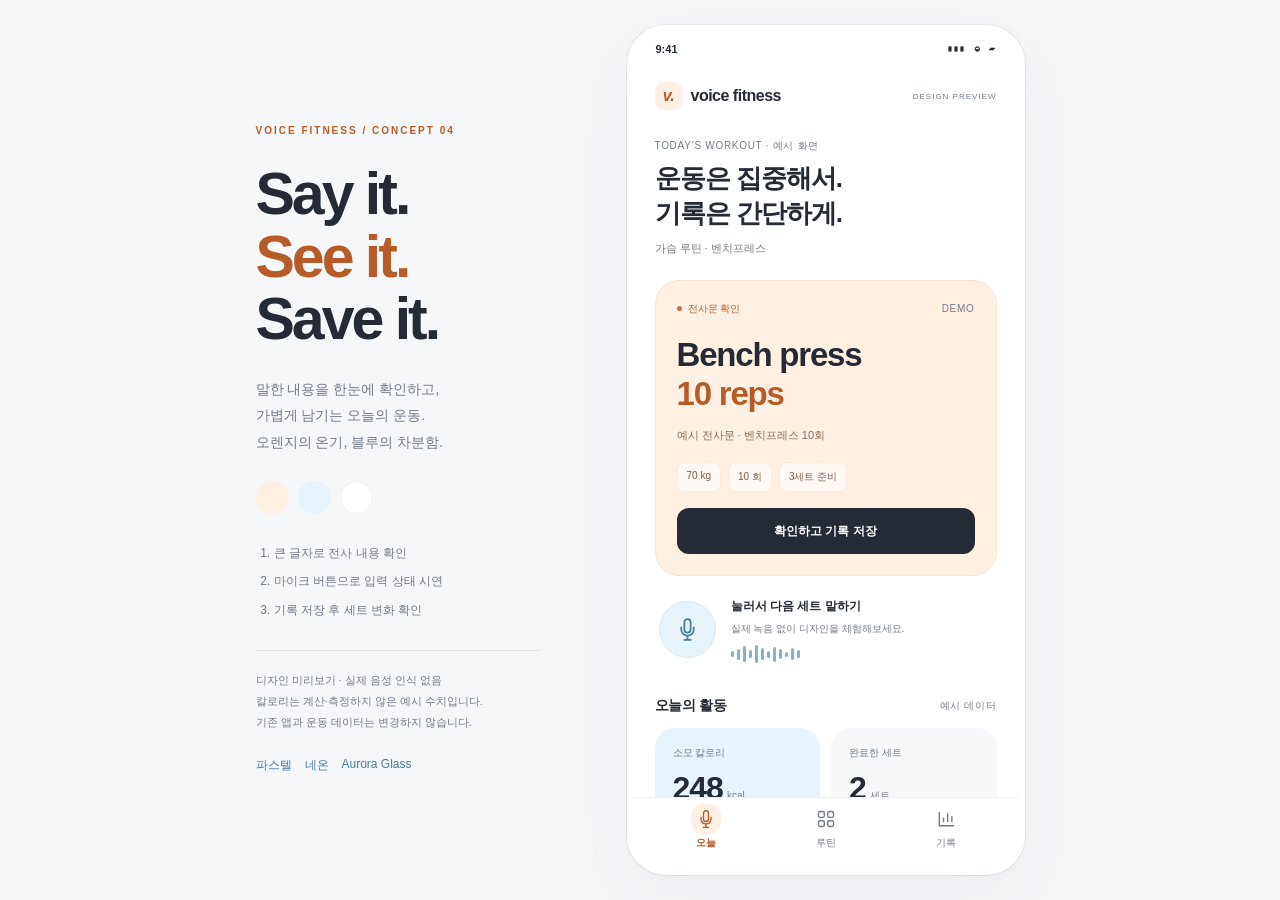
<file: docs/soft-tempo-interface-preview.html>
<!doctype html><html lang="ko"><head><meta charset="utf-8"><meta name="viewport" content="width=device-width,initial-scale=1,viewport-fit=cover"><meta name="color-scheme" content="light"><title>Voice Fitness · Soft Tempo 시안</title><style>
:root{--white:#fff;--ink:#242b34;--muted:#727b88;--orange:#fff0e4;--accent:#b75c28;--sky:#e8f4fc;--blue:#427c9f;--line:#edf0f3;font-family:-apple-system,BlinkMacSystemFont,"Apple SD Gothic Neo","Malgun Gothic",sans-serif;color:var(--ink);background:#f6f7f9;color-scheme:light}*{box-sizing:border-box}body{margin:0}button{font:inherit;color:inherit;cursor:pointer;touch-action:manipulation}a{color:var(--blue)}button:focus-visible,a:focus-visible{outline:3px solid var(--blue);outline-offset:4px}h1,h2,h3,p{margin:0}svg{width:22px;height:22px;fill:none;stroke:currentColor;stroke-width:1.7;stroke-linecap:round;stroke-linejoin:round}.stage{display:grid;grid-template-columns:285px 398px;gap:86px;align-items:center;justify-content:center;min-height:100dvh;padding:25px}.label{font-size:10px;letter-spacing:2px;color:var(--accent);font-weight:650}aside h1{font:550 59px/1.06 "Segoe UI",sans-serif;letter-spacing:-3px;margin:25px 0}aside h1 span{color:var(--accent)}aside p{font-size:14px;line-height:1.9;color:var(--muted)}.swatches{display:flex;gap:9px;margin:25px 0}.swatches i{width:33px;height:33px;border-radius:50%;background:var(--orange)}.swatches i:nth-child(2){background:var(--sky)}.swatches i:nth-child(3){background:white;border:1px solid var(--line)}aside ol{font-size:12px;line-height:2.4;color:var(--muted);padding-left:18px;margin:25px 0}aside footer{font-size:11px;line-height:1.9;color:var(--muted);border-top:1px solid #e2e5e9;padding-top:19px}.compare{display:flex;gap:13px;flex-wrap:wrap;margin-top:18px}.compare a{font-size:12px;text-decoration:none;padding:6px 0}.phone{height:min(865px,calc(100dvh - 50px));min-height:580px;display:flex;flex-direction:column;background:white;border:6px solid white;border-radius:39px;box-shadow:0 25px 70px #2532440e,0 0 0 1px #e4e7ec;overflow:hidden}.status{height:34px;display:flex;justify-content:space-between;padding:12px 23px 0;font:600 11px "Segoe UI",sans-serif}.header{display:flex;align-items:center;justify-content:space-between;padding:17px 22px}.brand{font:600 16px "Segoe UI",sans-serif;letter-spacing:-.5px;display:flex;align-items:center;gap:8px}.logo{width:28px;height:28px;background:var(--orange);color:var(--accent);border-radius:9px;display:grid;place-items:center;font-style:italic;font-weight:800}.preview{font-size:8px;color:var(--muted);letter-spacing:1px}.main{overflow-y:auto;min-height:0;flex:1;padding:8px 22px 25px;scrollbar-width:thin;scrollbar-color:#e5e7eb transparent}.eyebrow{font-size:10px;color:var(--muted);letter-spacing:.7px}h2{font-size:26px;letter-spacing:-1px;line-height:1.35;margin:8px 0}h3{font-size:14px;letter-spacing:-.3px}.sub{font-size:11px;color:var(--muted);line-height:1.8}.transcript{background:var(--orange);border:1px solid #f5e4d7;border-radius:24px;padding:21px;margin:21px 0 16px}.between{display:flex;align-items:center;justify-content:space-between;gap:10px}.state{font-size:10px;color:var(--accent);display:flex;align-items:center;gap:6px}.state:before{content:"";width:5px;height:5px;border-radius:50%;background:#c8723c}.quote{font:600 33px/1.17 "Segoe UI",sans-serif;letter-spacing:-1.2px;margin:20px 0 13px;overflow-wrap:anywhere}.quote .number{color:var(--accent)}.transcript .sub{color:#8c6951}.chips{display:flex;gap:7px;margin:16px 0}.chip{font-size:10px;border:1px solid #e7cbb850;border-radius:8px;background:#ffffff9c;padding:7px 9px;color:#825d45}.primary{width:100%;min-height:46px;background:var(--ink);color:white;border:0;border-radius:12px;font-size:12px;font-weight:600;padding:12px 15px}.primary:disabled{opacity:.4;cursor:default}.voice{display:flex;align-items:center;gap:15px;padding:4px 4px 17px}.mic{flex-shrink:0;width:57px;height:57px;border:1px solid #d8e8f2;border-radius:50%;background:var(--sky);color:var(--blue);display:grid;place-items:center}.mic svg{width:25px;height:25px}.mic[aria-pressed="true"]{box-shadow:0 0 0 7px #e8f4fc77}.voice-copy{flex:1}.voice-copy strong{font-size:12px;font-weight:600}.voice-copy p{font-size:10px;color:var(--muted);line-height:1.7;margin-top:5px}.wave{display:flex;gap:3px;height:18px;align-items:center;margin-top:8px}.wave i{width:3px;height:var(--h);background:#81b3cf;border-radius:3px}.listening .wave i{animation:wave .8s ease-in-out infinite alternate;animation-delay:var(--d)}.section-title{display:flex;justify-content:space-between;align-items:center;margin:17px 0 13px}.stats{display:grid;grid-template-columns:1fr 1fr;gap:11px}.stat{padding:18px;border-radius:20px;background:var(--sky);min-width:0}.stat:nth-child(2){background:#f7f8fa}.stat small{display:block;font-size:10px;color:var(--muted);margin-bottom:12px}.stat b{font:600 32px/1 "Segoe UI",sans-serif;letter-spacing:-1px}.stat em{font-size:10px;color:var(--muted);font-style:normal;margin-left:4px}.stat p{font-size:9px;color:var(--blue);margin-top:10px;line-height:1.6}.row{display:flex;align-items:center;gap:11px;padding:16px 0;border-bottom:1px solid var(--line)}.row .index{font:11px "Segoe UI",sans-serif;color:var(--muted)}.row strong{font-size:12px;flex:1}.row small{font-size:10px;color:var(--muted)}.check{color:var(--blue);font-size:12px}.notice{border:1px dashed #dfe4e9;border-radius:13px;padding:13px;font-size:10px;color:var(--muted);line-height:1.8;margin:18px 0}.nav{border-top:1px solid var(--line);display:flex;padding:10px 13px 16px;flex-shrink:0;background:white}.nav button{flex:1;background:none;border:0;color:var(--muted);display:grid;justify-items:center;gap:5px;font-size:10px;min-height:45px}.nav button.on{color:var(--accent);font-weight:650}.nav button.on svg{background:var(--orange);box-shadow:0 0 0 5px var(--orange);border-radius:7px}.nav svg{height:20px;width:20px}.routine{padding:20px;border:1px solid var(--line);border-radius:22px;margin:17px 0}.routine h3{font-size:23px;margin:12px 0 8px}.routine .primary{margin-top:16px}.pill{font-size:10px;padding:6px 9px;border-radius:7px;background:var(--sky);color:var(--blue);display:inline-block}.success{font-size:11px;color:var(--blue);margin-top:11px;line-height:1.6}.textbutton{border:0;background:none;min-height:40px;font-size:11px;color:var(--blue);padding:8px}.history-date{width:42px;height:44px;display:grid;place-items:center;background:var(--sky);border-radius:12px;font:600 15px "Segoe UI",sans-serif;color:var(--blue)}@keyframes wave{to{transform:scaleY(.35)}}@media(max-width:760px){.stage{display:block;padding:0}aside{display:none}.phone{height:100dvh;min-height:0;max-width:440px;margin:auto;border:0;border-radius:0;box-shadow:none}.status{display:none}.header{padding-top:calc(20px + env(safe-area-inset-top))}.nav{padding-bottom:calc(12px + env(safe-area-inset-bottom))}}@media(prefers-reduced-motion:reduce){*{animation:none!important;transition:none!important}}
</style></head><body><svg aria-hidden="true" style="position:absolute;width:0;height:0;overflow:hidden"><defs><symbol id="icon-mic" viewBox="0 0 24 24"><rect x="9" y="2" width="6" height="13" rx="3"/><path d="M6 10v2a6 6 0 0 0 12 0v-2m-6 8v4m-3 0h6"/></symbol><symbol id="icon-grid" viewBox="0 0 24 24"><rect x="3" y="3" width="7" height="7" rx="2"/><rect x="14" y="3" width="7" height="7" rx="2"/><rect x="3" y="14" width="7" height="7" rx="2"/><rect x="14" y="14" width="7" height="7" rx="2"/></symbol><symbol id="icon-chart" viewBox="0 0 24 24"><path d="M4 4v16h17M9 15v-4m5 4V6m5 9v-6"/></symbol></defs></svg>
<div class="stage"><aside><span class="label">VOICE FITNESS / CONCEPT 04</span><h1>Say it.<br><span>See it.</span><br>Save it.</h1><p>말한 내용을 한눈에 확인하고,<br>가볍게 남기는 오늘의 운동.<br>오렌지의 온기, 블루의 차분함.</p><div class="swatches" aria-label="소프트 오렌지, 스카이 블루, 화이트"><i></i><i></i><i></i></div><ol><li>큰 글자로 전사 내용 확인</li><li>마이크 버튼으로 입력 상태 시연</li><li>기록 저장 후 세트 변화 확인</li></ol><footer>디자인 미리보기 · 실제 음성 인식 없음<br>칼로리는 계산·측정하지 않은 예시 수치입니다.<br>기존 앱과 운동 데이터는 변경하지 않습니다.</footer><div class="compare"><a href="pastel-interface-preview.html">파스텔</a><a href="neon-interface-preview.html">네온</a><a href="aurora-interface-preview.html">Aurora Glass</a></div></aside><div class="phone"><div class="status" aria-hidden="true"><span>9:41</span><span>▮▮▮ &nbsp; ◒ &nbsp; ▰</span></div><header class="header"><span class="brand"><span class="logo">v.</span>voice fitness</span><span class="preview">DESIGN PREVIEW</span></header><main class="main" id="main"></main><nav class="nav" aria-label="주 메뉴"><button data-view="today"><svg><use href="#icon-mic"/></svg>오늘</button><button data-view="routines"><svg><use href="#icon-grid"/></svg>루틴</button><button data-view="history"><svg><use href="#icon-chart"/></svg>기록</button></nav></div></div>
<script>
const main=document.querySelector('#main');const plans=[['가슴','벤치프레스','Bench press',70,10],['등','랫풀다운','Lat pulldown',40,12],['하체','바벨스쿼트','Barbell squat',20,15]];let chosen=0,view='today',listening=false,ready=true,saved=false,sets=[[70,10],[70,10]];
function render(){const p=plans[chosen];document.querySelectorAll('.nav button').forEach(b=>{const on=b.dataset.view===view;b.classList.toggle('on',on);if(on)b.setAttribute('aria-current','page');else b.removeAttribute('aria-current')});main.innerHTML=view==='today'?`<span class="eyebrow">TODAY’S WORKOUT · 예시 화면</span><h2>운동은 집중해서.<br>기록은 간단하게.</h2><p class="sub">${p[0]} 루틴 · ${p[1]}</p><section class="transcript"><div class="between"><span class="state">${listening?'음성 입력 시연 중':saved?'기록 완료':'전사문 확인'}</span><span class="eyebrow">DEMO</span></div><p class="quote">${listening?'Listening…':`${p[2]}<br><span class="number">${p[4]} reps</span>`}</p><p class="sub">${listening?'마이크를 다시 누르면 예시 문장이 나타나요.':'예시 전사문 · '+p[1]+' '+p[4]+'회'}</p><div class="chips"><span class="chip">${p[3]} kg</span><span class="chip">${p[4]} 회</span><span class="chip">${sets.length+1}세트 준비</span></div><button class="primary" id="save" ${!ready||listening?'disabled':''}>${saved?'기록했어요 ✓':'확인하고 기록 저장'}</button></section><div class="voice ${listening?'listening':''}"><button class="mic" id="mic" aria-label="${listening?'음성 시연 종료':'음성 시연 시작'}" aria-pressed="${listening}"><svg><use href="#icon-mic"/></svg></button><div class="voice-copy"><strong>${listening?'듣고 있어요 · 시뮬레이션':'눌러서 다음 세트 말하기'}</strong><p>실제 녹음 없이 디자인을 체험해보세요.</p><div class="wave" aria-hidden="true">${[6,11,16,8,18,12,7,15,10,5,12,8].map((h,i)=>`<i style="--h:${h}px;--d:${i*.07}s"></i>`).join('')}</div></div></div><div class="section-title"><h3>오늘의 활동</h3><span class="eyebrow">예시 데이터</span></div><div class="stats"><div class="stat"><small>소모 칼로리</small><b>248</b><em>kcal</em><p>디자인 예시 · 측정값 아님</p></div><div class="stat"><small>완료한 세트</small><b>${sets.length}</b><em>세트</em><p>현재 루틴의 시연 기록</p></div></div>${saved?'<p class="success" role="status">예시 세트를 추가했어요. 실제 기록에는 반영되지 않습니다.</p>':''}<div class="section-title"><h3>세트 기록</h3><button class="textbutton" data-view="history">전체 보기 →</button></div>${sets.map((s,i)=>`<div class="row"><span class="index">0${i+1}</span><strong>${s[0]} kg × ${s[1]} 회</strong><span class="check">✓</span></div>`).join('')}`:view==='routines'?`<span class="eyebrow">MY ROUTINES</span><h2>오늘은 어떤 운동?</h2><p class="sub">루틴을 선택해 화면을 비교해보세요.</p>${plans.map((p,i)=>`<section class="routine"><span class="pill">목표 3세트</span><h3>${p[0]}</h3><p class="sub">${p[1]} · ${p[3]}kg · ${p[4]}회</p><button class="primary" data-plan="${i}">이 루틴으로 시작 →</button></section>`).join('')}<p class="notice">루틴 선택은 시연 기록을 초기화합니다. 실제 루틴 생성·편집은 연결하지 않았습니다.</p>`:`<span class="eyebrow">MY JOURNAL</span><h2>작은 기록, 꾸준한 변화.</h2><p class="sub">예시 운동 기록을 확인하세요.</p><div class="section-title"><h3>오늘 · ${p[0]} 루틴</h3><span class="pill">${sets.length}세트</span></div>${sets.map((s,i)=>`<div class="row"><span class="index">0${i+1}</span><strong>${s[0]} kg × ${s[1]} 회</strong><span class="check">✓</span></div>`).join('')||'<p class="sub">아직 시연 기록이 없어요.</p>'}<div class="section-title"><h3>지난 운동 · 예시</h3></div><div class="row"><span class="history-date">24</span><strong>등 루틴</strong><small>9세트</small></div><div class="row"><span class="history-date">22</span><strong>가슴 루틴</strong><small>9세트</small></div><p class="notice">기록과 칼로리는 디자인 검토용 예시입니다. 실제 데이터와 연결되지 않으며 새로고침하면 초기화됩니다.</p>`;}
document.addEventListener('click',e=>{const b=e.target.closest('button');if(!b)return;if(b.dataset.view){view=b.dataset.view;listening=false;render();main.scrollTop=0}if(b.dataset.plan!==undefined){chosen=+b.dataset.plan;sets=[];view='today';ready=true;saved=false;listening=false;render();main.scrollTop=0}if(b.id==='mic'){listening=!listening;ready=!listening;saved=false;const top=main.scrollTop;render();main.scrollTop=top}if(b.id==='save'&&ready&&!listening){sets.push([plans[chosen][3],plans[chosen][4]]);ready=false;saved=true;const top=main.scrollTop;render();main.scrollTop=top}});render();
</script></body></html>
</file>
<file: pwa/styles.css>
/* Design system: docs/design-system.md. Mobile first; tablet ≥768px, desktop ≥1024px. */
@font-face {
  font-family: "VF Sans";
  src: url("./fonts/VFSans-Variable.woff2") format("woff2");
  font-weight: 45 930;
  font-style: normal;
  font-display: swap;
}

:root {
  color-scheme: light;
  --bg: #F8FAFC;
  --surface: #FFFFFF;
  --surface-muted: #F1F5F9;
  --text: #0F172A;
  --text-secondary: #64748B;
  --border: #E2E8F0;
  /* Input and control outlines need 3:1 against white (WCAG 1.4.11); --border is decorative only. */
  --border-strong: #7C8BA1;
  --primary: #2563EB;
  --primary-hover: #1D4ED8;
  --primary-soft: #EFF6FF;
  --primary-soft-border: #BFDBFE;
  --success: #16A34A;
  --success-text: #15803D;
  --success-soft: #F0FDF4;
  --success-soft-border: #BBF7D0;
  --warning: #D97706;
  --warning-text: #B45309;
  --warning-soft: #FFFBEB;
  --warning-soft-border: #FDE68A;
  --danger: #DC2626;
  --danger-hover: #B91C1C;
  --danger-soft: #FEF2F2;
  --danger-soft-border: #FECACA;
  --radius-card: 12px;
  --radius-control: 8px;
  --control-height: 44px;
  --gutter: 16px;
  --nav-height: 64px;
  --header-height: 56px;
  --sidebar-width: 232px;
  --content-max: 1440px;
  --shadow-card: 0 1px 2px rgba(15, 23, 42, 0.04);
  --shadow-overlay: 0 12px 32px rgba(15, 23, 42, 0.16);
  --duration: 200ms;
  --font: "VF Sans", "Pretendard", "Inter", -apple-system, BlinkMacSystemFont, "Apple SD Gothic Neo", "Malgun Gothic", system-ui, sans-serif;
}

*, *::before, *::after { box-sizing: border-box; }
html { -webkit-text-size-adjust: 100%; text-size-adjust: 100%; }
body {
  margin: 0;
  min-height: 100vh;
  font-family: var(--font);
  font-size: 16px;
  line-height: 1.5;
  color: var(--text);
  background: var(--bg);
  -webkit-font-smoothing: antialiased;
  font-feature-settings: "tnum" 0;
}
h1, h2, h3, p, dl, dd, ol, ul { margin: 0; }
ol, ul { padding: 0; list-style: none; }
button, input, select, textarea { font: inherit; color: inherit; }
button { cursor: pointer; }
button:disabled { cursor: not-allowed; }
svg.icon { flex: none; display: block; }
[hidden] { display: none !important; }
:focus-visible { outline: 2px solid var(--primary); outline-offset: 2px; border-radius: 4px; }
.sr-only { position: absolute; width: 1px; height: 1px; padding: 0; margin: -1px; overflow: hidden; clip: rect(0 0 0 0); white-space: nowrap; border: 0; }
.skip-link { position: absolute; left: 16px; top: -100px; z-index: 100; padding: 10px 16px; background: var(--surface); color: var(--primary); border: 1px solid var(--border); border-radius: var(--radius-control); font-weight: 600; }
.skip-link:focus { top: 12px; }

/* Typography */
.eyebrow { font-size: 14px; font-weight: 600; color: var(--text-secondary); }
.page-title { font-size: 24px; line-height: 1.3; font-weight: 700; letter-spacing: -0.02em; }
.page-desc { margin-top: 4px; font-size: 15px; color: var(--text-secondary); display: flex; flex-wrap: wrap; align-items: center; gap: 8px; }
.section-title { font-size: 20px; line-height: 1.35; font-weight: 600; letter-spacing: -0.01em; }
.card-title { font-size: 17px; line-height: 1.4; font-weight: 600; }
.hero-title { font-size: 22px; line-height: 1.3; font-weight: 700; letter-spacing: -0.01em; }
.meta { font-size: 14px; line-height: 1.5; color: var(--text-secondary); }
.label { font-size: 14px; font-weight: 600; color: var(--text); }
.unit { margin-left: 2px; font-size: 15px; font-weight: 500; color: var(--text-secondary); }
.inline-error { font-size: 14px; color: var(--danger); font-weight: 500; }

/* Shell: bottom tab bar on mobile, fixed sidebar from tablet up */
.app-shell { min-height: 100vh; }
.app-body { min-height: 100vh; padding-top: calc(var(--header-height) + env(safe-area-inset-top)); padding-bottom: calc(var(--nav-height) + env(safe-area-inset-bottom)); }
/* Fixed and opaque, including the status-bar inset: iOS Safari treats a fixed top bar as the page's
   top edge and extends its color, instead of blurring content that scrolls under the status bar. */
.app-header {
  position: fixed; top: 0; left: 0; right: 0; z-index: 20;
  display: flex; align-items: center; justify-content: space-between; gap: 12px;
  height: calc(var(--header-height) + env(safe-area-inset-top)); padding: env(safe-area-inset-top) var(--gutter) 0;
  background: var(--surface); border-bottom: 1px solid var(--border);
}
.header-brand, .nav-brand { display: flex; align-items: center; gap: 10px; font-weight: 700; font-size: 17px; }
.brand-mark { display: inline-grid; place-items: center; width: 32px; height: 32px; border-radius: 8px; background: var(--primary); color: #FFFFFF; font-size: 16px; font-weight: 700; }
.connection { display: inline-flex; align-items: center; gap: 6px; font-size: 14px; font-weight: 500; color: var(--success-text); }
.connection.offline { color: var(--warning-text); }
.app-nav {
  position: fixed; left: 0; right: 0; bottom: 0; z-index: 30;
  display: grid; grid-template-columns: repeat(3, 1fr);
  height: calc(var(--nav-height) + env(safe-area-inset-bottom)); padding-bottom: env(safe-area-inset-bottom);
  background: var(--surface); border-top: 1px solid var(--border);
}
.nav-brand { display: none; }
.app-nav button {
  position: relative; display: flex; flex-direction: column; align-items: center; justify-content: center; gap: 2px;
  min-height: var(--nav-height); border: 0; background: none; color: var(--text-secondary);
  font-size: 13px; font-weight: 500; transition: color var(--duration), background-color var(--duration);
}
.app-nav button.active { color: var(--primary); font-weight: 700; }
.app-nav button.active::before { content: ""; position: absolute; top: 0; left: 25%; right: 25%; height: 3px; border-radius: 0 0 3px 3px; background: var(--primary); }
.app-main { width: 100%; max-width: var(--content-max); margin: 0 auto; padding: 20px var(--gutter) 32px; display: grid; gap: 20px; align-content: start; }
.app-main:focus { outline: none; }

/* Skeleton */
.skeleton-page { display: grid; gap: 16px; }
.skeleton { border-radius: var(--radius-card); background: var(--surface-muted); animation: skeleton-pulse 1.4s ease-in-out infinite; }
.sk-eyebrow { width: 120px; height: 16px; border-radius: 6px; }
.sk-title { width: 60%; height: 30px; border-radius: 8px; }
.sk-card { height: 220px; }
.sk-card.short { height: 120px; }
@keyframes skeleton-pulse { 50% { opacity: 0.55; } }

/* Layout helpers */
.stack { display: grid; gap: 16px; align-content: start; }
.layout-split { display: grid; gap: 16px; align-items: start; }
.col-main, .col-side { min-width: 0; }
.card-grid { display: grid; gap: 16px; }
.section { display: grid; gap: 12px; }
.section-head, .card-head { display: flex; align-items: center; justify-content: space-between; gap: 12px; min-width: 0; }
.page-head { display: flex; flex-wrap: wrap; align-items: flex-end; justify-content: space-between; gap: 12px 16px; }
.page-head-text { display: grid; gap: 4px; min-width: 0; }
.page-actions { display: flex; flex-wrap: wrap; gap: 8px; }
.button-row { display: flex; gap: 8px; }
.button-row > .button { flex: 1; }
.button-wrap { display: flex; flex-wrap: wrap; gap: 8px; }
.form-actions { display: flex; flex-wrap: wrap-reverse; gap: 8px; justify-content: flex-end; }
.form-actions > .button { flex: 1 1 160px; }

/* Header tools: short meta, info toggle and icon buttons aligned on the right */
.head-tools { display: flex; align-items: center; gap: 4px; flex: none; }
.info-toggle { position: relative; }
.info-toggle > summary {
  display: grid; place-items: center; width: var(--control-height); height: var(--control-height);
  border-radius: var(--radius-control); color: var(--text-secondary); cursor: pointer; list-style: none;
  transition: background-color var(--duration), color var(--duration);
}
.info-toggle > summary::-webkit-details-marker { display: none; }
.info-toggle > summary:hover { background: var(--surface-muted); color: var(--text); }
.info-toggle[open] > summary { background: var(--primary-soft); color: var(--primary); }
.info-pop {
  position: absolute; z-index: 15; top: calc(100% + 4px); right: 0; width: min(280px, calc(100vw - 32px));
  padding: 12px 14px; background: var(--surface); color: var(--text); border: 1px solid var(--border);
  border-radius: var(--radius-card); box-shadow: var(--shadow-overlay); font-size: 14px; font-weight: 400; line-height: 1.5; white-space: normal;
}

/* Card */
.card { display: grid; gap: 16px; align-content: start; min-width: 0; padding: 16px; background: var(--surface); border: 1px solid var(--border); border-radius: var(--radius-card); box-shadow: var(--shadow-card); }
.form-card { max-width: 640px; }

/* Buttons: every control is at least 44px tall */
.button {
  display: inline-flex; align-items: center; justify-content: center; gap: 8px;
  min-height: var(--control-height); padding: 0 16px; border-radius: var(--radius-control);
  border: 1px solid transparent; font-size: 16px; font-weight: 600; line-height: 1.2; text-align: center; text-decoration: none;
  transition: background-color var(--duration), border-color var(--duration), color var(--duration);
}
.button.full { width: 100%; }
.button.primary { background: var(--primary); color: #FFFFFF; }
.button.primary:hover:not(:disabled) { background: var(--primary-hover); }
.button.secondary { background: var(--surface); color: var(--text); border-color: var(--border-strong); }
.button.secondary:hover:not(:disabled) { background: var(--surface-muted); }
.button.danger { background: var(--surface); color: var(--danger); border-color: var(--danger); }
.button.danger:hover:not(:disabled) { background: var(--danger-soft); }
.button.danger-solid { background: var(--danger); color: #FFFFFF; }
.button.danger-solid:hover:not(:disabled) { background: var(--danger-hover); }
.button:disabled { opacity: 0.5; }
.text-button, .link-button {
  display: inline-flex; align-items: center; gap: 6px; min-height: var(--control-height); padding: 0 8px; margin: 0 -8px;
  border: 0; border-radius: var(--radius-control); background: none; color: var(--primary); font-size: 15px; font-weight: 600;
  transition: background-color var(--duration), color var(--duration);
}
.text-button:hover, .link-button:hover { background: var(--primary-soft); }
.link-button { margin: 0; padding: 0 4px; font-size: 16px; text-align: left; }
.back-button { justify-self: start; }
.icon-button {
  display: inline-grid; place-items: center; flex: none; width: var(--control-height); height: var(--control-height);
  border: 1px solid transparent; border-radius: var(--radius-control); background: none; color: var(--text-secondary);
  transition: background-color var(--duration), color var(--duration);
}
.icon-button:hover:not(:disabled) { background: var(--surface-muted); color: var(--text); }
.icon-button.danger { color: var(--danger); }
.icon-button.danger:hover:not(:disabled) { background: var(--danger-soft); color: var(--danger-hover); }
.icon-button:disabled { opacity: 0.4; }

/* Form controls */
.field { display: grid; gap: 6px; min-width: 0; }
.field-grid { display: grid; grid-template-columns: 1fr 1fr; gap: 12px; }
input:not([type="file"]), select, textarea {
  width: 100%; min-height: var(--control-height); padding: 10px 12px;
  /* 16px stops iOS Safari from zooming on focus. */
  font-size: 16px; line-height: 1.4; background: var(--surface); color: var(--text);
  border: 1px solid var(--border-strong); border-radius: var(--radius-control);
  transition: border-color var(--duration), box-shadow var(--duration);
}
textarea { resize: vertical; min-height: 96px; }
input:focus-visible, select:focus-visible, textarea:focus-visible { outline: none; border-color: var(--primary); box-shadow: 0 0 0 3px rgba(37, 99, 235, 0.25); }
input::placeholder, textarea::placeholder { color: var(--text-secondary); }

/* Badges carry text (and usually an icon) so status never depends on color alone */
.badge { display: inline-flex; align-items: center; gap: 4px; min-height: 28px; padding: 2px 10px; border-radius: 999px; border: 1px solid var(--border); background: var(--surface-muted); color: var(--text); font-size: 13px; font-weight: 600; white-space: nowrap; }
.badge-primary { background: var(--primary-soft); border-color: var(--primary-soft-border); color: var(--primary-hover); }
.badge-success { background: var(--success-soft); border-color: var(--success-soft-border); color: var(--success-text); }
.badge-warning { background: var(--warning-soft); border-color: var(--warning-soft-border); color: var(--warning-text); }
.badge-danger { background: var(--danger-soft); border-color: var(--danger-soft-border); color: var(--danger-hover); }

/* Progress */
.progress { display: block; width: 100%; height: 8px; border: 0; border-radius: 999px; overflow: hidden; background: var(--surface-muted); appearance: none; -webkit-appearance: none; }
.progress::-webkit-progress-bar { background: var(--surface-muted); border-radius: 999px; }
.progress::-webkit-progress-value { background: var(--primary); border-radius: 999px; }
.progress::-moz-progress-bar { background: var(--primary); border-radius: 999px; }

/* Home */
.chip-group { display: flex; flex-wrap: wrap; gap: 8px; }
.chip {
  display: inline-flex; align-items: center; gap: 6px; min-height: var(--control-height); padding: 0 16px;
  border: 1px solid var(--border-strong); border-radius: 999px; background: var(--surface); color: var(--text); font-size: 15px; font-weight: 500;
  transition: background-color var(--duration), border-color var(--duration);
}
.chip:hover { background: var(--surface-muted); }
.chip.selected { background: var(--primary-soft); border: 2px solid var(--primary); color: var(--primary-hover); font-weight: 700; padding: 0 15px; }
.plan-head { display: flex; flex-wrap: wrap; align-items: baseline; justify-content: space-between; gap: 4px 12px; padding-top: 4px; border-top: 1px solid var(--border); }
.plan-head .card-title { padding-top: 12px; }
.plan-head .card-title .badge { margin-left: 4px; vertical-align: middle; }
/* Suggested next routine in the rotation; a plain highlighted row, not a second call to action */
.next-routine { display: flex; align-items: center; gap: 12px; padding: 12px; border: 1px solid var(--primary-soft-border); border-radius: var(--radius-control); background: var(--primary-soft); }
.next-routine .list-main { justify-items: start; }
.plan-list, .step-list { display: grid; }
.plan-list li { display: flex; align-items: center; gap: 12px; padding: 12px 0; border-bottom: 1px solid var(--border); }
.plan-list li:last-child { border-bottom: 0; }
.plan-index { display: inline-grid; place-items: center; flex: none; width: 28px; height: 28px; border-radius: 999px; background: var(--surface-muted); color: var(--text-secondary); font-size: 14px; font-weight: 700; font-variant-numeric: tabular-nums; }
.list-main { display: grid; gap: 2px; flex: 1; min-width: 0; }
.list-main strong { font-size: 16px; font-weight: 600; overflow-wrap: anywhere; }
.list { display: grid; margin: 0 -8px; }
.list-item {
  display: flex; align-items: center; gap: 12px; width: 100%; min-height: 60px; padding: 8px; border: 0; border-radius: var(--radius-control);
  background: none; text-align: left; color: var(--text-secondary); transition: background-color var(--duration);
}
.list-item:hover { background: var(--surface-muted); }
.list-item .list-main { color: var(--text); }
.stat-row { display: flex; flex-wrap: wrap; gap: 24px; }
.stat-row dt, .metric-grid dt, .stat dt { font-size: 14px; color: var(--text-secondary); font-weight: 500; }
.stat-row dd { font-size: 22px; font-weight: 700; font-variant-numeric: tabular-nums; }

/* Active workout */
.metric-grid { display: grid; grid-template-columns: repeat(3, minmax(0, 1fr)); gap: 12px; }
.metric-grid > div { display: grid; gap: 2px; min-width: 0; }
.metric-grid dd { font-size: 32px; line-height: 1.15; font-weight: 700; letter-spacing: -0.02em; font-variant-numeric: tabular-nums; }
.plate-line { display: flex; align-items: center; gap: 8px; padding: 10px 12px; border-radius: var(--radius-control); background: var(--surface-muted); font-size: 15px; font-weight: 500; font-variant-numeric: tabular-nums; }
.plate-line .icon { color: var(--text-secondary); }
.intensity-line { display: flex; flex-wrap: wrap; align-items: center; gap: 8px; }
.rest-timer {
  display: flex; align-items: center; gap: 8px; justify-self: start; min-height: var(--control-height); padding: 0 14px;
  border: 1px solid var(--border); border-radius: 999px; background: var(--surface); color: var(--text-secondary);
  font-size: 15px; font-weight: 600; font-variant-numeric: tabular-nums;
}
.rest-timer .icon-circle-check { display: none; }
.rest-timer.ready { background: var(--success-soft); border-color: var(--success-soft-border); color: var(--success-text); }
.rest-timer.ready .icon-timer { display: none; }
.rest-timer.ready .icon-circle-check { display: block; }
.callout { gap: 14px; }
.callout-primary { background: var(--primary-soft); border-color: var(--primary-soft-border); }
.callout-success { background: var(--success-soft); border-color: var(--success-soft-border); }
.callout-danger { background: var(--danger-soft); border-color: var(--danger-soft-border); }
.callout-head { display: flex; align-items: flex-start; gap: 12px; }
.callout-head > div { display: grid; gap: 2px; min-width: 0; }
.callout-icon { display: inline-grid; place-items: center; flex: none; width: 36px; height: 36px; border-radius: 999px; background: var(--surface); }
.callout-primary .callout-icon { color: var(--primary); }
.callout-success .callout-icon { color: var(--success); }
.callout-danger .callout-icon { color: var(--danger); }
.record-actions { display: grid; grid-template-columns: 1fr; gap: 8px; }
.record-button { min-height: 56px; font-size: 17px; }
.record-actions .meta { text-align: center; }
.step { display: flex; align-items: center; gap: 12px; width: 100%; min-height: 60px; padding: 8px; border: 0; border-radius: var(--radius-control); background: none; text-align: left; color: var(--text-secondary); transition: background-color var(--duration); }
.step:hover { background: var(--surface-muted); }
.step .list-main { color: var(--text); }
.step.current { background: var(--primary-soft); box-shadow: inset 3px 0 0 var(--primary); }
.step.complete .plan-index { background: var(--success-soft); color: var(--success-text); }
.step-list { gap: 4px; }

/* Disclosure (details/summary) */
.disclosure { gap: 0; }
.disclosure > summary {
  display: flex; align-items: center; justify-content: space-between; gap: 12px; min-height: var(--control-height);
  margin: -8px; padding: 8px; border-radius: var(--radius-control); cursor: pointer; list-style: none; font-size: 16px; font-weight: 600;
}
.disclosure > summary::-webkit-details-marker { display: none; }
.disclosure > summary .icon { color: var(--text-secondary); transition: transform var(--duration); }
.disclosure[open] > summary .icon { transform: rotate(180deg); }
.disclosure > summary > span { display: flex; flex-wrap: wrap; align-items: baseline; gap: 4px 8px; }
.disclosure-body, .disclosure[open] > .step-list, .records-more[open] > .data-table { margin-top: 12px; }
.records-more > summary { margin: 0; }

/* Routines */
.card-actions { display: flex; align-items: center; gap: 4px; padding-top: 12px; border-top: 1px solid var(--border); }
.card-actions .button { margin-right: auto; }
.empty-state { justify-items: center; text-align: center; padding: 32px 20px; }
.empty-state .button { justify-self: center; }
.empty-icon { display: inline-grid; place-items: center; width: 56px; height: 56px; border-radius: 999px; background: var(--primary-soft); color: var(--primary); }

/* History */
.stat-cards { display: grid; grid-template-columns: repeat(2, minmax(0, 1fr)); gap: 12px; }
.stat { gap: 4px; }
.stat dd { font-size: 28px; font-weight: 700; font-variant-numeric: tabular-nums; }
.sparkline { display: block; color: var(--primary); }
.danger-zone { display: grid; gap: 12px; padding: 16px; border: 1px solid var(--danger-soft-border); border-radius: var(--radius-card); background: var(--danger-soft); }
.danger-zone > div { display: grid; gap: 2px; }


/* NAS backup: status line, actions and the restore list inside the backup panel */
.nas-panel { display: grid; gap: 12px; padding-bottom: 16px; border-bottom: 1px solid var(--border); }
.nas-status { display: flex; flex-wrap: wrap; align-items: center; gap: 8px; }
.nas-list-wrap { display: grid; gap: 4px; }
.nas-list { display: grid; }
.nas-list li { display: flex; align-items: center; gap: 12px; padding: 8px 0; border-bottom: 1px solid var(--border); }
.nas-list li:last-child { border-bottom: 0; }

/* Activity grass: a picture with a text summary; levels go from light to dark blue */
.activity-card { --cell: 15px; --cell-gap: 3px; }
.activity-summary { display: grid; grid-template-columns: repeat(3, minmax(0, 1fr)); gap: 12px; }
.activity-summary dt { font-size: 14px; font-weight: 500; color: var(--text-secondary); }
.activity-summary dd { font-size: 22px; font-weight: 700; font-variant-numeric: tabular-nums; }
.heatmap { display: flex; gap: 6px; justify-content: center; }
.heat-days, .heat-week { display: grid; grid-template-rows: 18px repeat(7, var(--cell)); gap: var(--cell-gap); }
.heat-days span { font-size: 13px; line-height: var(--cell); color: var(--text-secondary); }
.heat-grid { display: flex; gap: var(--cell-gap); }
.heat-month { width: var(--cell); font-size: 13px; line-height: 18px; color: var(--text-secondary); white-space: nowrap; overflow: visible; }
.heat-cell { display: block; width: var(--cell); height: var(--cell); border-radius: 3px; background: var(--surface-muted); box-shadow: inset 0 0 0 1px rgba(15, 23, 42, 0.06); }
.heat-cell.level-1 { background: #DBEAFE; }
.heat-cell.level-2 { background: #93C5FD; }
.heat-cell.level-3 { background: #3B82F6; }
.heat-cell.level-4 { background: #1D4ED8; }
.heat-cell.today { outline: 2px solid var(--text); outline-offset: 1px; }
.heat-cell.future { background: none; box-shadow: none; }
.heat-legend { display: flex; align-items: center; justify-content: flex-end; gap: 4px; }
.heat-legend .meta:first-child { margin-right: 4px; }
.heat-legend .meta:last-child { margin-left: 4px; }

/* Weekly volume */
.report-sentence { font-size: 16px; font-weight: 500; }
.report-grid { display: grid; grid-template-columns: repeat(2, minmax(0, 1fr)); gap: 16px 12px; }
.report-grid > div { display: grid; gap: 2px; min-width: 0; }
.report-grid dt { font-size: 14px; color: var(--text-secondary); font-weight: 500; }
.report-grid dd { font-size: 22px; font-weight: 700; font-variant-numeric: tabular-nums; }
.big3-grid { display: grid; grid-template-columns: repeat(3, minmax(0, 1fr)); gap: 12px; padding-top: 12px; border-top: 1px solid var(--border); }
.big3-grid > div { display: grid; gap: 2px; min-width: 0; }
.big3-grid dt { font-size: 14px; color: var(--text-secondary); font-weight: 500; }
.big3-grid dd { font-size: 20px; font-weight: 700; font-variant-numeric: tabular-nums; overflow-wrap: anywhere; }
.report-records { display: grid; gap: 8px; padding-top: 12px; border-top: 1px solid var(--border); }
.report-records li { display: flex; align-items: flex-start; gap: 8px; }
.report-records .icon { flex: none; margin-top: 2px; color: var(--warning); }
.volume-headline { display: grid; gap: 2px; }
.volume-change { display: flex; align-items: center; gap: 6px; font-size: 15px; font-weight: 600; color: var(--text); }
.volume-change .icon { color: var(--primary); }
.volume-table .cell-volume { display: flex; align-items: center; gap: 10px; min-width: 180px; }
.volume-table .cell-volume > span:last-child { min-width: 84px; text-align: right; font-weight: 600; }
/* Body parts: name and last set, a set-count bar, and a recovery badge with text */
.part-rows { display: grid; }
.part-rows li { display: grid; grid-template-columns: minmax(72px, auto) 1fr auto; align-items: center; gap: 12px; padding: 10px 0; border-bottom: 1px solid var(--border); }
.part-rows li:last-child { border-bottom: 0; }
.part-main { display: grid; gap: 2px; }
.part-sets { display: flex; align-items: center; gap: 8px; min-width: 0; font-weight: 600; font-variant-numeric: tabular-nums; white-space: nowrap; }
.part-list { display: grid; gap: 8px; }
.part-field { display: flex; align-items: center; justify-content: space-between; gap: 12px; }
.part-field > span { min-width: 0; overflow-wrap: anywhere; }
.part-field select { flex: none; width: 150px; }
.volume-bar { flex: 1; height: 8px; border-radius: 999px; background: var(--surface-muted); overflow: hidden; }
.volume-bar > span { display: block; height: 100%; border-radius: 999px; background: var(--primary); }
.volume-table tr.current th { color: var(--primary-hover); }

/* Data tables: real tables from tablet up; cards or compact rows on mobile */
.data-table { width: 100%; border-collapse: separate; border-spacing: 0; font-variant-numeric: tabular-nums; }
.data-table th, .data-table td { padding: 10px 12px; text-align: left; vertical-align: middle; border-bottom: 1px solid var(--border); font-size: 15px; }
.data-table thead th { font-size: 14px; font-weight: 600; color: var(--text-secondary); background: var(--surface-muted); }
.data-table tbody th { font-weight: 600; }
.data-table tbody tr:last-child > * { border-bottom: 0; }
.data-table .cell-actions { width: 1%; white-space: nowrap; text-align: right; padding-top: 0; padding-bottom: 0; }
.data-table .cell-actions .icon-button { display: inline-grid; }
.section > .data-table, .records-more > .data-table { background: var(--surface); border: 1px solid var(--border); border-radius: var(--radius-card); overflow: hidden; }
.section > .data-table thead th:first-child, .records-more > .data-table thead th:first-child { border-top-left-radius: var(--radius-card); }
.section > .data-table thead th:last-child, .records-more > .data-table thead th:last-child { border-top-right-radius: var(--radius-card); }
.card > .data-table thead th, .card .set-table > .data-table thead th { background: none; padding-top: 0; }
.card > .data-table th:first-child, .card > .data-table td:first-child, .card .set-table > .data-table th:first-child, .card .set-table > .data-table td:first-child { padding-left: 0; }
.card > .data-table .cell-actions, .card .set-table > .data-table .cell-actions { padding-right: 0; }
@media (max-width: 767px) {
  .data-table.cards-mobile thead { position: absolute; width: 1px; height: 1px; overflow: hidden; clip: rect(0 0 0 0); }
  .data-table.cards-mobile, .data-table.cards-mobile tbody { display: grid; gap: 12px; background: none; border: 0; }
  .data-table.cards-mobile tr { display: grid; gap: 6px 16px; align-items: center; padding: 14px 16px; background: var(--surface); border: 1px solid var(--border); border-radius: var(--radius-card); box-shadow: var(--shadow-card); }
  .data-table.cards-mobile th, .data-table.cards-mobile td { display: flex; align-items: center; gap: 6px; min-width: 0; padding: 0; border: 0; font-size: 15px; }
  .data-table.cards-mobile td[data-label]::before { content: attr(data-label); font-size: 14px; font-weight: 500; color: var(--text-secondary); }
  .data-table.cards-mobile tbody th { font-size: 17px; }
  .data-table.cards-mobile .cell-actions { grid-column: 1 / -1; justify-content: flex-end; gap: 4px; margin-top: 4px; padding-top: 6px; border-top: 1px solid var(--border); }
  /* Session cards: name + status, then date · exercises · sets, then actions. */
  .data-table.session-table tr { display: flex; flex-wrap: wrap; align-items: center; gap: 6px 16px; }
  .data-table.session-table tr::after { content: ""; order: 2; flex-basis: 100%; height: 0; }
  .data-table.session-table tbody th { order: 1; flex: 1 1 0; }
  .data-table.cards-mobile.session-table td:nth-child(5) { order: 1; }
  .data-table.cards-mobile.session-table td:nth-child(5)::before { content: none; }
  .data-table.session-table td:nth-child(1), .data-table.session-table td:nth-child(3), .data-table.session-table td:nth-child(4) { order: 3; }
  .data-table.cards-mobile.session-table .cell-actions { order: 4; flex-basis: 100%; }
  .session-table .link-button { margin-left: -4px; font-size: 17px; }
  /* 1RM cards: exercise + best, then equipment and latest beside the trend line. */
  .record-table tr { grid-template-columns: 1fr auto; }
  .record-table tbody th { grid-area: 1 / 1; }
  .record-table td:nth-child(5) { grid-area: 1 / 2; justify-self: end; }
  .record-table td:nth-child(2) { grid-area: 2 / 1; }
  .record-table td:nth-child(4) { grid-area: 3 / 1; }
  .record-table td:nth-child(3) { grid-area: 2 / 2 / 4 / 3; justify-self: end; }
  .data-table.cards-mobile.record-table td:nth-child(3)::before { content: none; }
  .data-table.cards-mobile .cell-actions { width: auto; }
  /* Weekly volume rows: week + volume on one line, days · sets below. */
  .volume-table thead { position: absolute; width: 1px; height: 1px; overflow: hidden; clip: rect(0 0 0 0); }
  .volume-table, .volume-table tbody { display: block; }
  .volume-table tr { display: grid; grid-template-columns: auto auto 1fr; gap: 4px 12px; align-items: center; padding: 10px 0; border-bottom: 1px solid var(--border); }
  .volume-table tr:last-child { border-bottom: 0; }
  .volume-table th, .volume-table td { display: flex; align-items: center; gap: 4px; padding: 0; border: 0; }
  .volume-table tbody th { grid-area: 1 / 1 / 2 / 3; }
  .volume-table .cell-volume { grid-area: 1 / 3; min-width: 0; }
  .volume-table td[data-label] { grid-row: 2; font-size: 14px; color: var(--text-secondary); }
  .volume-table td[data-label]::before { content: attr(data-label); }
}

/* Dialogs: bottom sheet on mobile, centered from tablet up */
.dialog {
  width: 100%; max-width: 100%; max-height: calc(100dvh - 24px); margin: auto 0 0; padding: 0;
  border: 0; border-radius: 16px 16px 0 0; background: var(--surface); color: var(--text); box-shadow: var(--shadow-overlay);
}
.dialog::backdrop { background: rgba(15, 23, 42, 0.45); }
.dialog[open] { animation: dialog-in var(--duration) ease-out; }
@keyframes dialog-in { from { opacity: 0; transform: translateY(12px); } }
.sheet { display: grid; gap: 16px; padding: 20px var(--gutter) calc(20px + env(safe-area-inset-bottom)); }
.sheet-heading { display: grid; gap: 4px; }
/* Recommender: one question per screen, answers as large buttons */
.choice-list { display: grid; gap: 8px; }
.choice { display: flex; align-items: center; gap: 8px 12px; flex-wrap: wrap; width: 100%; min-height: 56px; padding: 12px 16px; border: 1px solid var(--border-strong); border-radius: var(--radius-control); background: var(--surface); color: var(--text); text-align: left; font-size: 17px; transition: background-color var(--duration), border-color var(--duration); }
.choice:hover { background: var(--surface-muted); }
.choice.selected { border: 2px solid var(--primary); background: var(--primary-soft); padding: 11px 15px; }
.choice .icon { margin-left: auto; color: var(--primary); }
.recommend-reason { display: flex; align-items: flex-start; gap: 4px; }
.recommend-reasons { display: grid; gap: 4px; flex: 1; padding-left: 18px; list-style: disc; color: var(--text-secondary); font-size: 14px; }
.choice-grid { grid-template-columns: repeat(2, minmax(0, 1fr)); }
/* Substitutes: filter chips, then groups of exercises with equipment, last record and joint badges */
.stack-sm { display: grid; gap: 8px; }
.swap-group { display: grid; gap: 8px; }
.swap-item { align-items: center; }
.swap-item .list-main { flex: 1; }
.swap-item .badge { flex: none; }
.check-field { display: flex; align-items: center; gap: 10px; min-height: 44px; font-size: 15px; }
.check-field input { width: 22px; height: 22px; min-height: 0; flex: none; accent-color: var(--primary); }
.lift-fields { grid-template-columns: repeat(3, minmax(0, 1fr)); }
.dialog-title { font-size: 20px; font-weight: 700; line-height: 1.35; }
.confirm-head { display: flex; align-items: center; gap: 12px; }
.confirm-icon { display: inline-grid; place-items: center; flex: none; width: 44px; height: 44px; border-radius: 999px; background: var(--primary-soft); color: var(--primary); }
.confirm-dialog.is-danger .confirm-icon { background: var(--danger-soft); color: var(--danger); }
.confirm-message { font-size: 16px; color: var(--text); white-space: pre-line; }
.sheet-footer { position: sticky; bottom: calc(-20px - env(safe-area-inset-bottom)); margin: 0 calc(-1 * var(--gutter)) calc(-20px - env(safe-area-inset-bottom)); padding: 12px var(--gutter) calc(12px + env(safe-area-inset-bottom)); background: var(--surface); border-top: 1px solid var(--border); }
/* Dictation preview inside its dialog; the text states the result, color only reinforces it. */
.notice { padding: 12px 14px; border-radius: var(--radius-control); border: 1px solid var(--border); font-size: 15px; font-weight: 500; }
.notice.info { background: var(--primary-soft); border-color: var(--primary-soft-border); color: var(--primary-hover); }
.notice.warning { background: var(--warning-soft); border-color: var(--warning-soft-border); color: var(--warning-text); }
.notice.error { background: var(--danger-soft); border-color: var(--danger-soft-border); color: var(--danger-hover); }
.routine-exercises { display: grid; gap: 12px; }
.routine-exercise { display: grid; gap: 12px; padding: 12px; border: 1px solid var(--border); border-radius: var(--radius-card); background: var(--bg); }
.routine-row-heading { font-size: 15px; font-weight: 700; }
.row-tools { display: flex; gap: 2px; }
.routine-values { display: grid; grid-template-columns: repeat(3, minmax(0, 1fr)); gap: 8px; }

/* Toasts sit above the tab bar on mobile and bottom-right on larger screens */
.toast-region {
  position: fixed; z-index: 60; left: var(--gutter); right: var(--gutter);
  bottom: calc(var(--nav-height) + env(safe-area-inset-bottom) + 12px);
  display: grid; gap: 8px; pointer-events: none;
}
.toast {
  display: flex; align-items: flex-start; gap: 10px; padding: 12px 8px 12px 14px; pointer-events: auto;
  background: var(--surface); color: var(--text); border: 1px solid var(--border); border-left-width: 4px;
  border-radius: var(--radius-card); box-shadow: var(--shadow-overlay); animation: toast-in var(--duration) ease-out;
  transition: opacity var(--duration), transform var(--duration);
}
.toast.leaving { opacity: 0; transform: translateY(8px); }
@keyframes toast-in { from { opacity: 0; transform: translateY(8px); } }
.toast-icon { padding-top: 2px; }
.toast-success { border-left-color: var(--success); }
.toast-success .toast-icon { color: var(--success); }
.toast-info { border-left-color: var(--primary); }
.toast-info .toast-icon { color: var(--primary); }
.toast-warning { border-left-color: var(--warning); }
.toast-warning .toast-icon { color: var(--warning); }
.toast-error { border-left-color: var(--danger); }
.toast-error .toast-icon { color: var(--danger); }
.toast-body { flex: 1; display: grid; gap: 4px; min-width: 0; padding-top: 2px; font-size: 15px; font-weight: 500; overflow-wrap: anywhere; }
.toast-record { display: flex; align-items: center; gap: 6px; font-size: 14px; color: var(--warning-text); font-weight: 600; }
.toast .text-button { margin: 0; flex: none; }
.toast-close { width: 36px; height: 36px; margin: -4px 0; }
.toast-close .icon { width: 18px; height: 18px; }

/* Tablet ≥768px: sidebar, wider gutters, tables, centered dialogs */
@media (min-width: 768px) {
  :root { --gutter: 24px; }
  .app-nav {
    top: 0; right: auto; width: var(--sidebar-width); height: auto;
    display: flex; flex-direction: column; gap: 4px; padding: 16px 12px;
    border-top: 0; border-right: 1px solid var(--border);
  }
  .nav-brand { display: flex; padding: 4px 12px 20px; }
  .app-nav button { flex-direction: row; justify-content: flex-start; gap: 12px; min-height: 44px; padding: 0 12px; border-radius: var(--radius-control); font-size: 16px; }
  .app-nav button:hover { background: var(--surface-muted); color: var(--text); }
  .app-nav button.active { background: var(--primary-soft); color: var(--primary-hover); }
  .app-nav button.active::before { top: 10px; bottom: 10px; left: -12px; right: auto; width: 3px; height: auto; border-radius: 0 3px 3px 0; }
  :root { --header-height: 60px; }
  .app-body { margin-left: var(--sidebar-width); padding-bottom: 0; }
  .header-brand { visibility: hidden; }
  .app-header { left: var(--sidebar-width); }
  .app-main { padding: 28px var(--gutter) 48px; gap: 24px; }
  .page-title { font-size: 28px; }
  .card { padding: 20px; }
  .card-grid { grid-template-columns: repeat(auto-fill, minmax(320px, 1fr)); }
  .stat-cards { grid-template-columns: repeat(auto-fill, minmax(200px, 1fr)); }
  .report-grid { grid-template-columns: repeat(4, minmax(0, 1fr)); }
  .toast-region { left: auto; right: var(--gutter); bottom: 24px; width: 380px; }
  .dialog { width: calc(100% - 48px); max-width: 480px; margin: auto; border-radius: var(--radius-card); max-height: calc(100dvh - 48px); }
  .dialog-wide { max-width: 640px; }
  .sheet { padding: 24px; }
  .sheet-footer { bottom: -24px; margin: 0 -24px -24px; padding: 12px 24px; }
  .record-actions { grid-template-columns: 2fr 1fr; }
  .activity-card { --cell: 18px; --cell-gap: 4px; }
  .heatmap { justify-content: flex-start; }
  .record-actions .meta, .record-actions .record-repeat { grid-column: 1 / -1; }
}

/* Desktop ≥1024px: two-column work areas */
@media (min-width: 1024px) {
  :root { --gutter: 32px; }
  .layout-split { grid-template-columns: minmax(0, 1.6fr) minmax(320px, 1fr); gap: 24px; }
  .card-grid { gap: 20px; }
}

@media (prefers-reduced-motion: reduce) {
  *, *::before, *::after { animation: none !important; transition: none !important; scroll-behavior: auto !important; }
}

/* Set tables follow their own width, not the screen: a narrow card on desktop gets the same one-line list as a phone. */
.set-table { container-type: inline-size; }
@container (max-width: 520px) {
  .data-table.list-mobile thead { position: absolute; width: 1px; height: 1px; overflow: hidden; clip: rect(0 0 0 0); }
  .data-table.list-mobile, .data-table.list-mobile tbody { display: block; }
  .data-table.list-mobile tr { display: flex; align-items: center; gap: 12px; padding: 4px 0; border-bottom: 1px solid var(--border); }
  .data-table.list-mobile tr:last-child { border-bottom: 0; }
  .data-table.list-mobile th, .data-table.list-mobile td { display: block; border: 0; padding: 0; }
  .data-table.list-mobile tbody th { min-width: 48px; color: var(--text-secondary); font-weight: 600; }
  .data-table.list-mobile td:nth-child(2) { font-weight: 700; font-size: 16px; }
  .data-table.list-mobile td:nth-child(3)::before { content: "× "; color: var(--text-secondary); font-weight: 400; }
  .data-table.list-mobile td:nth-child(3) { font-weight: 700; font-size: 16px; }
  /* The intensity badge drops to a second line under the numbers, keeping the edit buttons on the first. */
  .data-table.list-mobile tr { flex-wrap: wrap; }
  .data-table.list-mobile .cell-intensity { order: 1; flex-basis: 100%; padding: 0 0 4px 60px; }
  .data-table.list-mobile .cell-intensity:empty { display: none; }
  .data-table.list-mobile .cell-actions { margin-left: auto; }
  .data-table.list-mobile .cell-actions { width: auto; }
}
</file>
